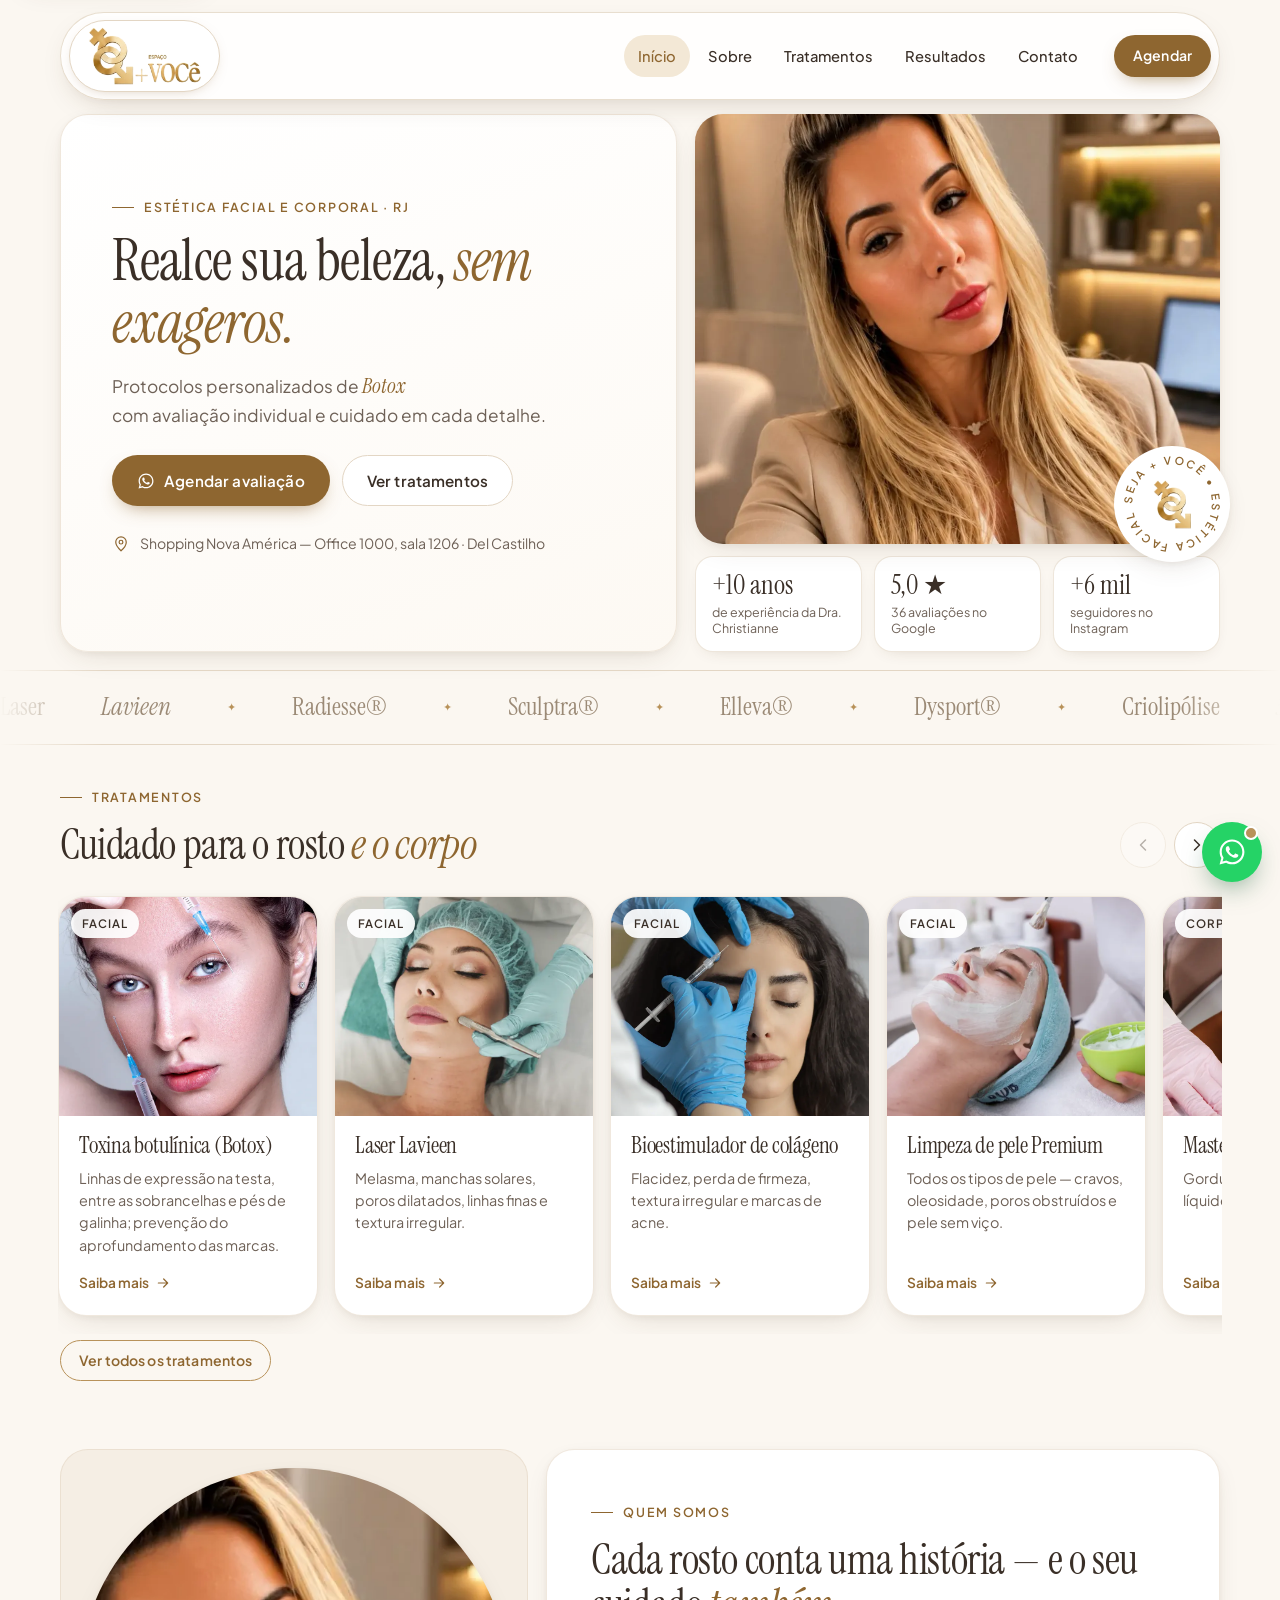
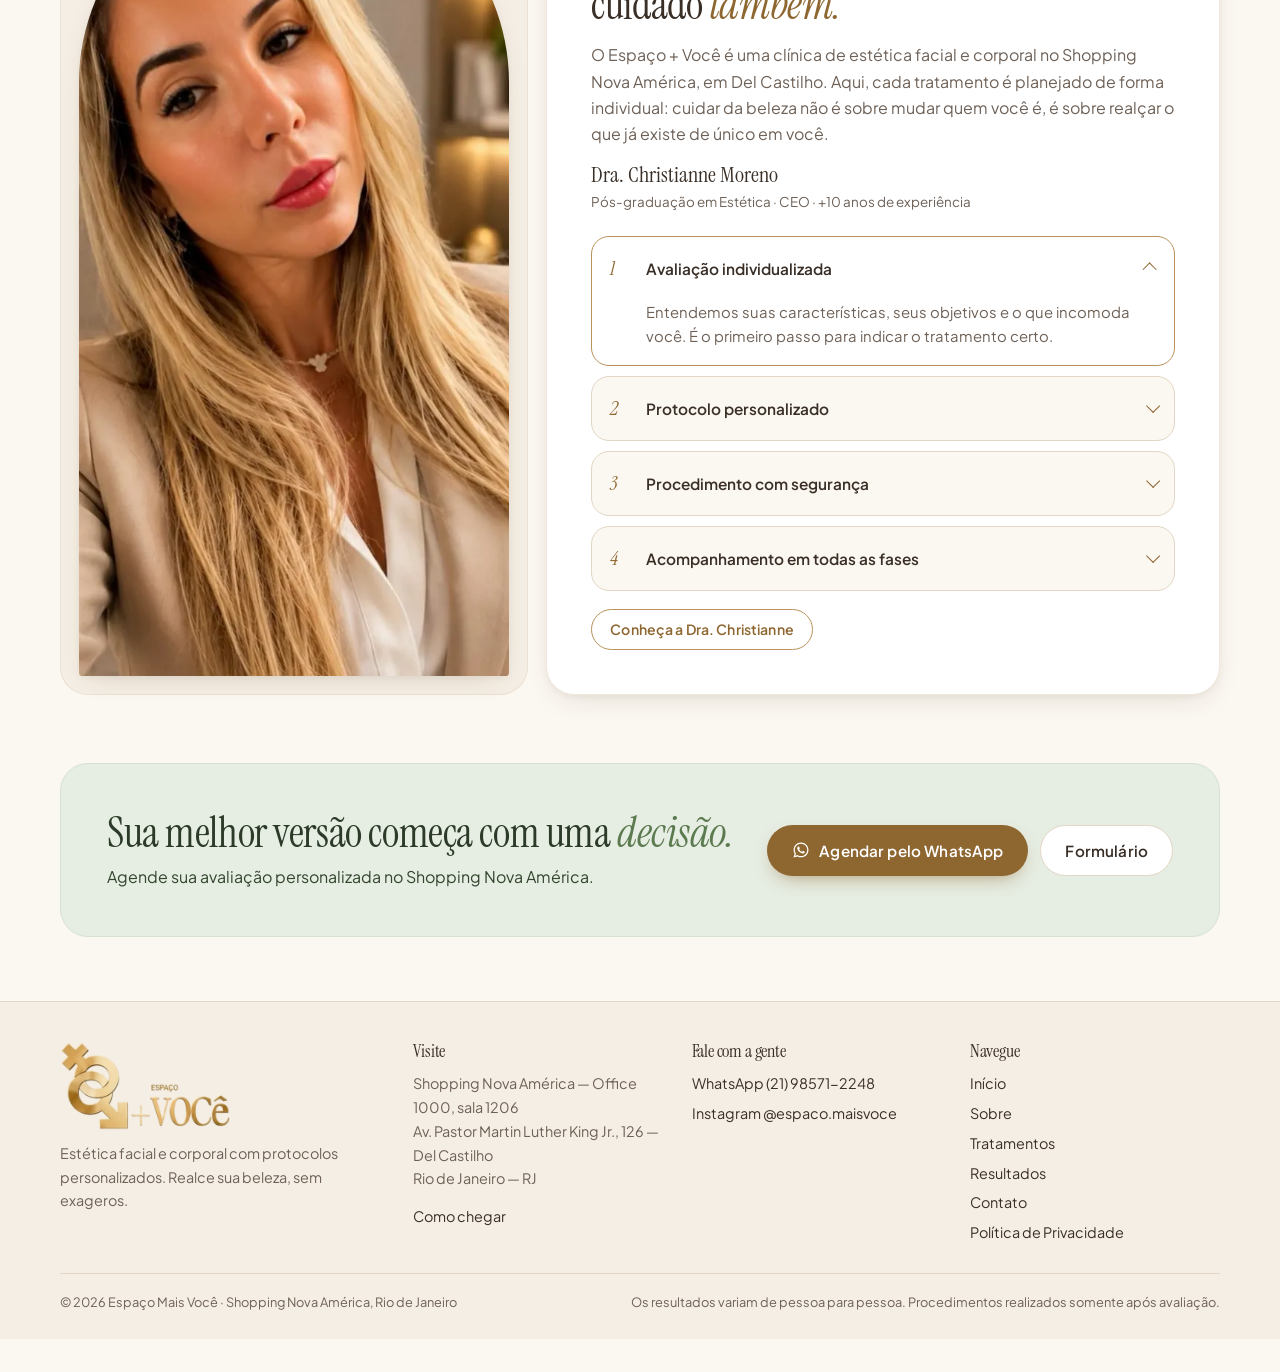
<file: index.html>
<!doctype html>
<html lang="pt-BR">
<head>
  <meta charset="utf-8">
  <meta name="viewport" content="width=device-width, initial-scale=1">
  <title>Espaço Mais Você | Estética facial e corporal no Shopping Nova América</title>
  <meta name="description" content="Clínica de estética facial e corporal no Shopping Nova América (Del Castilho, RJ). Botox, Laser Lavieen, bioestimulador, Criolipólise 360°, harmonização de glúteos e Master Combo com a Dra. Christianne Moreno.">
  <link rel="canonical" href="https://maxhomsi.github.io/Espaco_maisvoce/">
  <meta name="theme-color" content="#fbf7f1">
  <meta property="og:type" content="website">
  <meta property="og:locale" content="pt_BR">
  <meta property="og:site_name" content="Espaço Mais Você">
  <meta property="og:title" content="Espaço Mais Você | Estética facial e corporal no Shopping Nova América">
  <meta property="og:description" content="Clínica de estética facial e corporal no Shopping Nova América (Del Castilho, RJ). Botox, Laser Lavieen, bioestimulador, Criolipólise 360°, harmonização de glúteos e Master Combo com a Dra. Christianne Moreno.">
  <meta property="og:url" content="https://maxhomsi.github.io/Espaco_maisvoce/">
  <meta property="og:image" content="https://maxhomsi.github.io/Espaco_maisvoce/assets/img/og-espaco-mais-voce.jpg">
  <meta name="twitter:card" content="summary_large_image">
  <link rel="icon" href="favicon.ico" sizes="any">
  <link rel="icon" type="image/png" sizes="32x32" href="assets/img/favicon-32.png">
  <link rel="apple-touch-icon" href="assets/img/apple-touch-icon.png">
  <link rel="preload" href="assets/fonts/instrument-serif-latin-400-normal.woff2" as="font" type="font/woff2" crossorigin>
  <link rel="preload" href="assets/fonts/plus-jakarta-sans-latin-wght-normal.woff2" as="font" type="font/woff2" crossorigin>
  <link rel="stylesheet" href="assets/css/style.css">
  <script>document.documentElement.classList.add('js');</script>
  <script type="application/ld+json">{"@context": "https://schema.org", "@type": "HealthAndBeautyBusiness", "name": "Espaço Mais Você", "alternateName": "Espaço + Você", "description": "Clínica de estética facial e corporal no Shopping Nova América, Del Castilho, Rio de Janeiro.", "url": "https://maxhomsi.github.io/Espaco_maisvoce/", "image": "https://maxhomsi.github.io/Espaco_maisvoce/assets/img/og-espaco-mais-voce.jpg", "logo": "https://maxhomsi.github.io/Espaco_maisvoce/assets/img/logo-espaco-mais-voce.png", "telephone": "+55 21 98571-2248", "address": {"@type": "PostalAddress", "streetAddress": "Av. Pastor Martin Luther King Jr., 126 — Office 1000, sala 1206 (Shopping Nova América)", "addressLocality": "Rio de Janeiro", "addressRegion": "RJ", "postalCode": "20765-000", "addressCountry": "BR"}, "geo": {"@type": "GeoCoordinates", "latitude": -22.879029, "longitude": -43.2706057}, "openingHoursSpecification": [{"@type": "OpeningHoursSpecification", "dayOfWeek": ["Monday", "Tuesday", "Wednesday", "Thursday", "Friday"], "opens": "09:00", "closes": "20:00"}, {"@type": "OpeningHoursSpecification", "dayOfWeek": "Saturday", "opens": "09:00", "closes": "13:00"}], "sameAs": ["https://www.instagram.com/espaco.maisvoce/"]}</script>
</head>
<body data-pagina="inicio">
<a class="pular" href="#conteudo">Pular para o conteúdo</a>
<header class="topo">
  <div class="topo-pilula">
    <a class="marca" href="index.html" aria-label="Espaço Mais Você — página inicial">
      <img src="assets/img/logo-espaco-mais-voce.webp" alt="Espaço + Você" width="400" height="207">
    </a>
    <button class="btn-menu" type="button" aria-expanded="false" aria-controls="menu-principal" aria-label="Abrir menu"><svg viewBox="0 0 24 24" fill="none" stroke="currentColor" stroke-width="1.8" stroke-linecap="round" aria-hidden="true"><path d="M4 8h16M4 16h16"/></svg></button>
    <nav class="menu" id="menu-principal" aria-label="Menu principal">
      <a href="index.html" aria-current="page">Início</a><a href="sobre.html">Sobre</a><a href="tratamentos.html">Tratamentos</a><a href="resultados.html">Resultados</a><a href="contato.html">Contato</a>
      <a class="btn btn-primario btn-agendar-mobile" data-wa="" href="#"><svg viewBox="0 0 24 24" fill="currentColor" aria-hidden="true"><path d="M12.04 2C6.58 2 2.13 6.45 2.13 11.91c0 1.75.46 3.45 1.32 4.95L2.05 22l5.25-1.38c1.45.79 3.08 1.21 4.74 1.21 5.46 0 9.91-4.45 9.91-9.91C21.95 6.45 17.5 2 12.04 2zm0 18.15c-1.48 0-2.93-.4-4.2-1.15l-.3-.18-3.12.82.83-3.04-.2-.31a8.2 8.2 0 0 1-1.26-4.38c0-4.54 3.7-8.23 8.24-8.23 4.54 0 8.23 3.69 8.23 8.23 0 4.54-3.69 8.24-8.22 8.24zm4.52-6.16c-.25-.12-1.47-.72-1.69-.81-.23-.08-.39-.12-.56.12-.17.25-.64.81-.78.97-.14.17-.29.19-.54.06-.25-.12-1.05-.39-1.99-1.23-.74-.66-1.23-1.47-1.38-1.72-.14-.25-.02-.38.11-.51.11-.11.25-.29.37-.43.12-.14.17-.25.25-.41.08-.17.04-.31-.02-.43-.06-.12-.56-1.34-.76-1.84-.2-.48-.41-.42-.56-.43h-.48c-.17 0-.43.06-.66.31-.22.25-.86.85-.86 2.07 0 1.22.89 2.4 1.01 2.56.12.17 1.75 2.67 4.23 3.74.59.26 1.05.41 1.41.52.59.19 1.13.16 1.56.1.48-.07 1.47-.6 1.67-1.18.21-.58.21-1.07.14-1.18-.05-.11-.22-.17-.47-.29z"/></svg>Agendar avaliação</a>
    </nav>
    <a class="btn btn-primario btn-pequeno btn-agendar" data-wa="" href="#">Agendar</a>
  </div>
</header>

<main id="conteudo">

  <section class="hero container" aria-labelledby="titulo-hero">
    <div class="hero-grid">
      <div class="card hero-texto revelar">
        <span class="sobretitulo">Estética facial e corporal · RJ</span>
        <h1 id="titulo-hero">Realce sua beleza, <em>sem exageros.</em></h1>
        <p class="hero-sub">Protocolos personalizados de <span class="palavra-gira" data-palavras="Botox|Laser Lavieen|Criolipólise 360°|Harmonização de glúteos|Bioestimulador de colágeno">Botox</span><br> com avaliação individual e cuidado em cada detalhe.</p>
        <div class="grupo-btn">
          <a class="btn btn-primario" data-wa="" href="#"><svg viewBox="0 0 24 24" fill="currentColor" aria-hidden="true"><path d="M12.04 2C6.58 2 2.13 6.45 2.13 11.91c0 1.75.46 3.45 1.32 4.95L2.05 22l5.25-1.38c1.45.79 3.08 1.21 4.74 1.21 5.46 0 9.91-4.45 9.91-9.91C21.95 6.45 17.5 2 12.04 2zm0 18.15c-1.48 0-2.93-.4-4.2-1.15l-.3-.18-3.12.82.83-3.04-.2-.31a8.2 8.2 0 0 1-1.26-4.38c0-4.54 3.7-8.23 8.24-8.23 4.54 0 8.23 3.69 8.23 8.23 0 4.54-3.69 8.24-8.22 8.24zm4.52-6.16c-.25-.12-1.47-.72-1.69-.81-.23-.08-.39-.12-.56.12-.17.25-.64.81-.78.97-.14.17-.29.19-.54.06-.25-.12-1.05-.39-1.99-1.23-.74-.66-1.23-1.47-1.38-1.72-.14-.25-.02-.38.11-.51.11-.11.25-.29.37-.43.12-.14.17-.25.25-.41.08-.17.04-.31-.02-.43-.06-.12-.56-1.34-.76-1.84-.2-.48-.41-.42-.56-.43h-.48c-.17 0-.43.06-.66.31-.22.25-.86.85-.86 2.07 0 1.22.89 2.4 1.01 2.56.12.17 1.75 2.67 4.23 3.74.59.26 1.05.41 1.41.52.59.19 1.13.16 1.56.1.48-.07 1.47-.6 1.67-1.18.21-.58.21-1.07.14-1.18-.05-.11-.22-.17-.47-.29z"/></svg>Agendar avaliação</a>
          <a class="btn btn-secundario" href="tratamentos.html">Ver tratamentos</a>
        </div>
        <p class="hero-local"><svg viewBox="0 0 24 24" fill="none" stroke="currentColor" stroke-width="1.6" stroke-linecap="round" stroke-linejoin="round" aria-hidden="true"><path d="M12 21s-7-6.2-7-11.5A7 7 0 0 1 19 9.5C19 14.8 12 21 12 21z"/><circle cx="12" cy="9.5" r="2.5"/></svg><span>Shopping Nova América — Office 1000, sala 1206 · Del Castilho</span></p>
      </div>

      <div class="hero-moldura revelar d1">
        <div class="moldura" aria-label="Fotos do Espaço Mais Você" role="img">
          <figure class="slide ativa"><img class="fundo" src="assets/img/fotos/dra-christianne-retrato.webp" alt="" aria-hidden="true"><img src="assets/img/fotos/dra-christianne-retrato.webp" alt="Dra. Christianne Moreno no Espaço Mais Você" style="object-position:center 25%" fetchpriority="high"></figure>
          <figure class="slide"><img class="fundo" src="assets/img/tratamentos/laser.webp" alt="" aria-hidden="true"><img src="assets/img/tratamentos/laser.webp" alt="Tratamento facial com tecnologia" style="object-position:center 40%" loading="lazy"></figure>
          <figure class="slide"><img class="fundo" src="assets/img/fotos/dra-christianne-criolipolise.webp" alt="" aria-hidden="true"><img src="assets/img/fotos/dra-christianne-criolipolise.webp" alt="Dra. Christianne com o aparelho de criolipólise" style="object-position:center 30%" loading="lazy"></figure>
          <figure class="slide"><img class="fundo" src="assets/img/tratamentos/rosto2.webp" alt="" aria-hidden="true"><img src="assets/img/tratamentos/rosto2.webp" alt="Pele cuidada e natural" style="object-position:center 35%" loading="lazy"></figure>
        </div>
        <div class="selo" aria-hidden="true">
          <svg class="anel" viewBox="0 0 100 100"><defs><path id="circulo" d="M50,50 m-38,0 a38,38 0 1,1 76,0 a38,38 0 1,1 -76,0"/></defs>
            <text><textPath href="#circulo">Seja + Você • Estética facial e corporal •</textPath></text></svg>
          <img src="assets/img/simbolo-espaco-mais-voce.png" alt="">
        </div>
        <div class="numeros">
          <div class="numero"><strong>+10 anos</strong><span>de experiência da Dra. Christianne</span></div>
          <a class="numero" data-google href="#"><strong><span data-cfg="google.nota">5,0</span> ★</strong><span><span data-cfg="google.avaliacoes">36</span> avaliações no Google</span></a>
          <a class="numero" data-insta href="#"><strong>+6 mil</strong><span>seguidores no Instagram</span></a>
        </div>
      </div>
    </div>
  </section>

  <section id="agenda" class="secao container" hidden aria-label="Agenda e condições especiais">
    <div class="agenda"></div>
  </section>

  <section class="faixa" aria-label="Tecnologias e produtos com que trabalhamos">
    <div class="faixa-trilho">
      <div class="faixa-grupo"><span class="faixa-item">Laser <em>Lavieen</em></span><span class="faixa-item">Radiesse®</span><span class="faixa-item">Sculptra®</span><span class="faixa-item">Elleva®</span><span class="faixa-item">Dysport®</span><span class="faixa-item">Criolipólise <em>360°</em></span><span class="faixa-item">PDRN</span><span class="faixa-item">Ácido <em>hialurônico</em></span></div>
      <div class="faixa-grupo" aria-hidden="true"><span class="faixa-item">Laser <em>Lavieen</em></span><span class="faixa-item">Radiesse®</span><span class="faixa-item">Sculptra®</span><span class="faixa-item">Elleva®</span><span class="faixa-item">Dysport®</span><span class="faixa-item">Criolipólise <em>360°</em></span><span class="faixa-item">PDRN</span><span class="faixa-item">Ácido <em>hialurônico</em></span></div>
    </div>
  </section>

  <section class="secao container" aria-labelledby="titulo-trat">
    <div class="carrossel-wrap">
      <div class="secao-cab revelar">
        <div>
          <span class="sobretitulo">Tratamentos</span>
          <h2 id="titulo-trat">Cuidado para o rosto <em>e o corpo</em></h2>
        </div>
        <div class="setas">
          <button class="seta seta-ant" type="button" aria-label="Tratamentos anteriores"><svg viewBox="0 0 24 24" fill="none" stroke="currentColor" stroke-width="1.8" stroke-linecap="round" stroke-linejoin="round" aria-hidden="true"><path d="M15 6l-6 6 6 6"/></svg></button>
          <button class="seta seta-prox" type="button" aria-label="Próximos tratamentos"><svg viewBox="0 0 24 24" fill="none" stroke="currentColor" stroke-width="1.8" stroke-linecap="round" stroke-linejoin="round" aria-hidden="true"><path d="M9 6l6 6-6 6"/></svg></button>
        </div>
      </div>
      <div class="carrossel" id="carrossel-tratamentos" tabindex="0" aria-label="Tratamentos em destaque (arraste para o lado)">
      </div>
      <p style="margin:6px 0 0"><a class="btn btn-linha btn-pequeno" href="tratamentos.html">Ver todos os tratamentos</a></p>
    </div>
  </section>

  <section class="secao container" aria-labelledby="titulo-sobre">
    <div class="sobre-grid">
      <div class="card arco-card revelar">
        <div class="arco"><picture><source media="(max-width: 860px)" srcset="assets/img/fotos/dra-christianne-retrato.webp"><img src="assets/img/fotos/dra-christianne-jaleco.webp" alt="Dra. Christianne Moreno, CEO do Espaço Mais Você" loading="lazy" width="682" height="1334"></picture></div>
      </div>
      <div class="card sobre-texto revelar d1">
        <span class="sobretitulo">Quem somos</span>
        <h2 id="titulo-sobre">Cada rosto conta uma história — e o seu cuidado <em>também.</em></h2>
        <p class="suave">O Espaço + Você é uma clínica de estética facial e corporal no Shopping Nova América, em Del Castilho. Aqui, cada tratamento é planejado de forma individual: cuidar da beleza não é sobre mudar quem você é, é sobre realçar o que já existe de único em você.</p>
        <div class="assinatura">
          <div><strong>Dra. Christianne Moreno</strong><span>Pós-graduação em Estética · CEO · +10 anos de experiência</span></div>
        </div>
        <div class="acordeao">
          <details open><summary><span class="num">1</span>Avaliação individualizada</summary>
            <div class="resp"><p>Entendemos suas características, seus objetivos e o que incomoda você. É o primeiro passo para indicar o tratamento certo.</p></div></details>
          <details><summary><span class="num">2</span>Protocolo personalizado</summary>
            <div class="resp"><p>Não existe uma fórmula que funcione igual para todo mundo: o plano é montado de acordo com a sua pele, o seu corpo e os seus objetivos.</p></div></details>
          <details><summary><span class="num">3</span>Procedimento com segurança</summary>
            <div class="resp"><p>Técnica, produtos de qualidade e atenção ao seu conforto em cada etapa, com atendimento humanizado.</p></div></details>
          <details><summary><span class="num">4</span>Acompanhamento em todas as fases</summary>
            <div class="resp"><p>Resultados são construídos com planejamento e constância. Você recebe orientações e acompanhamento ao longo do tratamento.</p></div></details>
        </div>
        <p style="margin:18px 0 0"><a class="btn btn-linha btn-pequeno" href="sobre.html">Conheça a Dra. Christianne</a></p>
      </div>
    </div>
  </section>

  <section class="secao container" aria-labelledby="titulo-cta">
    <div class="cta-final revelar">
      <div>
        <h2 id="titulo-cta">Sua melhor versão começa com uma <em>decisão.</em></h2>
        <p>Agende sua avaliação personalizada no Shopping Nova América.</p>
      </div>
      <div class="grupo-btn">
        <a class="btn btn-primario" data-wa="" href="#"><svg viewBox="0 0 24 24" fill="currentColor" aria-hidden="true"><path d="M12.04 2C6.58 2 2.13 6.45 2.13 11.91c0 1.75.46 3.45 1.32 4.95L2.05 22l5.25-1.38c1.45.79 3.08 1.21 4.74 1.21 5.46 0 9.91-4.45 9.91-9.91C21.95 6.45 17.5 2 12.04 2zm0 18.15c-1.48 0-2.93-.4-4.2-1.15l-.3-.18-3.12.82.83-3.04-.2-.31a8.2 8.2 0 0 1-1.26-4.38c0-4.54 3.7-8.23 8.24-8.23 4.54 0 8.23 3.69 8.23 8.23 0 4.54-3.69 8.24-8.22 8.24zm4.52-6.16c-.25-.12-1.47-.72-1.69-.81-.23-.08-.39-.12-.56.12-.17.25-.64.81-.78.97-.14.17-.29.19-.54.06-.25-.12-1.05-.39-1.99-1.23-.74-.66-1.23-1.47-1.38-1.72-.14-.25-.02-.38.11-.51.11-.11.25-.29.37-.43.12-.14.17-.25.25-.41.08-.17.04-.31-.02-.43-.06-.12-.56-1.34-.76-1.84-.2-.48-.41-.42-.56-.43h-.48c-.17 0-.43.06-.66.31-.22.25-.86.85-.86 2.07 0 1.22.89 2.4 1.01 2.56.12.17 1.75 2.67 4.23 3.74.59.26 1.05.41 1.41.52.59.19 1.13.16 1.56.1.48-.07 1.47-.6 1.67-1.18.21-.58.21-1.07.14-1.18-.05-.11-.22-.17-.47-.29z"/></svg>Agendar pelo WhatsApp</a>
        <a class="btn btn-secundario" href="contato.html#agendar">Formulário</a>
      </div>
    </div>
  </section>
</main>

<footer class="rodape">
  <div class="container">
    <div class="rodape-grid">
      <div>
        <img class="logo-rodape" src="assets/img/logo-espaco-mais-voce.webp" alt="Espaço + Você" width="400" height="207" loading="lazy">
        <p>Estética facial e corporal com protocolos personalizados. Realce sua beleza, sem exageros.</p>
      </div>
      <div>
        <h3>Visite</h3>
        <p><span data-cfg="endereco.linha1">Shopping Nova América — Office 1000, sala 1206</span><br>
        <span data-cfg="endereco.linha2">Av. Pastor Martin Luther King Jr., 126 — Del Castilho</span><br>
        <span data-cfg="endereco.cidade">Rio de Janeiro — RJ</span></p>
        <p><a data-maps href="#">Como chegar</a></p>
      </div>
      <div>
        <h3>Fale com a gente</h3>
        <ul>
          <li><a data-wa="" href="#">WhatsApp <span data-cfg="whatsappExibicao">(21) 98571-2248</span></a></li>
          <li><a data-insta href="#">Instagram <span data-cfg="instagramUsuario">@espaco.maisvoce</span></a></li>
          <li data-email-bloco><a data-email href="#"></a></li>
        </ul>
      </div>
      <div>
        <h3>Navegue</h3>
        <ul>
          <li><a href="index.html">Início</a></li><li><a href="sobre.html">Sobre</a></li><li><a href="tratamentos.html">Tratamentos</a></li><li><a href="resultados.html">Resultados</a></li><li><a href="contato.html">Contato</a></li>
          <li><a href="privacidade.html">Política de Privacidade</a></li>
        </ul>
      </div>
    </div>
    <div class="rodape-base">
      <span>© <span data-ano>2026</span> Espaço Mais Você · Shopping Nova América, Rio de Janeiro</span>
      <span>Os resultados variam de pessoa para pessoa. Procedimentos realizados somente após avaliação.</span>
    </div>
  </div>
</footer>
<script src="assets/js/config.js"></script>
<script src="assets/js/dados.js"></script>
<script src="assets/js/main.js"></script>
<script src="assets/js/assistente.js"></script>
</body>
</html>
</file>
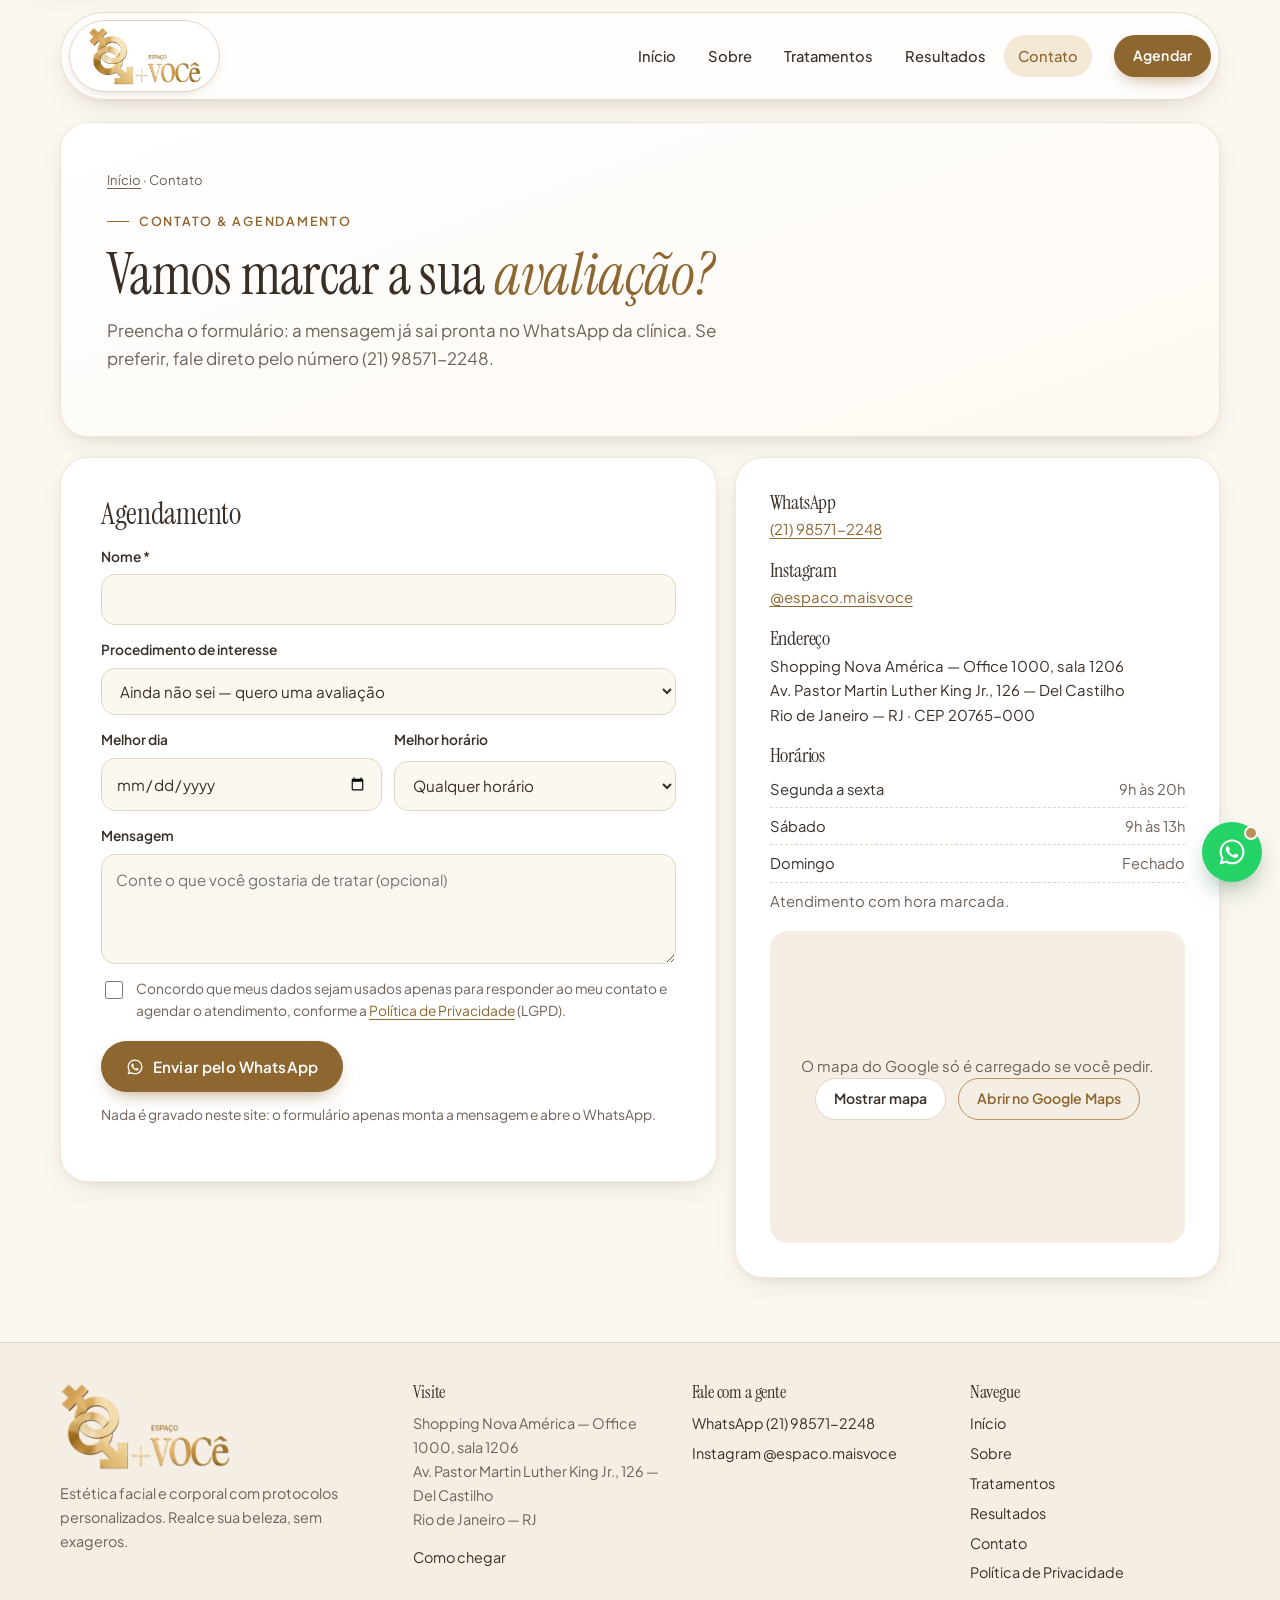
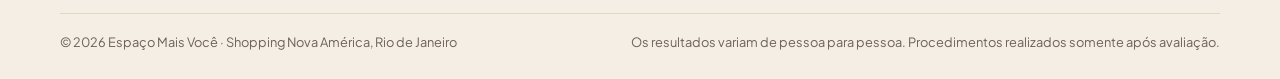
<file: contato.html>
<!doctype html>
<html lang="pt-BR">
<head>
  <meta charset="utf-8">
  <meta name="viewport" content="width=device-width, initial-scale=1">
  <title>Contato e agendamento | Espaço Mais Você — Shopping Nova América</title>
  <meta name="description" content="Agende sua avaliação no Espaço Mais Você: WhatsApp (21) 98571-2248. Shopping Nova América, Office 1000, sala 1206 — Del Castilho, Rio de Janeiro.">
  <link rel="canonical" href="https://maxhomsi.github.io/Espaco_maisvoce/contato.html">
  <meta name="theme-color" content="#fbf7f1">
  <meta property="og:type" content="website">
  <meta property="og:locale" content="pt_BR">
  <meta property="og:site_name" content="Espaço Mais Você">
  <meta property="og:title" content="Contato e agendamento | Espaço Mais Você — Shopping Nova América">
  <meta property="og:description" content="Agende sua avaliação no Espaço Mais Você: WhatsApp (21) 98571-2248. Shopping Nova América, Office 1000, sala 1206 — Del Castilho, Rio de Janeiro.">
  <meta property="og:url" content="https://maxhomsi.github.io/Espaco_maisvoce/contato.html">
  <meta property="og:image" content="https://maxhomsi.github.io/Espaco_maisvoce/assets/img/og-espaco-mais-voce.jpg">
  <meta name="twitter:card" content="summary_large_image">
  <link rel="icon" href="favicon.ico" sizes="any">
  <link rel="icon" type="image/png" sizes="32x32" href="assets/img/favicon-32.png">
  <link rel="apple-touch-icon" href="assets/img/apple-touch-icon.png">
  <link rel="preload" href="assets/fonts/instrument-serif-latin-400-normal.woff2" as="font" type="font/woff2" crossorigin>
  <link rel="preload" href="assets/fonts/plus-jakarta-sans-latin-wght-normal.woff2" as="font" type="font/woff2" crossorigin>
  <link rel="stylesheet" href="assets/css/style.css">
  <script>document.documentElement.classList.add('js');</script>
  <script type="application/ld+json">{"@context": "https://schema.org", "@type": "HealthAndBeautyBusiness", "name": "Espaço Mais Você", "alternateName": "Espaço + Você", "description": "Clínica de estética facial e corporal no Shopping Nova América, Del Castilho, Rio de Janeiro.", "url": "https://maxhomsi.github.io/Espaco_maisvoce/", "image": "https://maxhomsi.github.io/Espaco_maisvoce/assets/img/og-espaco-mais-voce.jpg", "logo": "https://maxhomsi.github.io/Espaco_maisvoce/assets/img/logo-espaco-mais-voce.png", "telephone": "+55 21 98571-2248", "address": {"@type": "PostalAddress", "streetAddress": "Av. Pastor Martin Luther King Jr., 126 — Office 1000, sala 1206 (Shopping Nova América)", "addressLocality": "Rio de Janeiro", "addressRegion": "RJ", "postalCode": "20765-000", "addressCountry": "BR"}, "geo": {"@type": "GeoCoordinates", "latitude": -22.879029, "longitude": -43.2706057}, "openingHoursSpecification": [{"@type": "OpeningHoursSpecification", "dayOfWeek": ["Monday", "Tuesday", "Wednesday", "Thursday", "Friday"], "opens": "09:00", "closes": "20:00"}, {"@type": "OpeningHoursSpecification", "dayOfWeek": "Saturday", "opens": "09:00", "closes": "13:00"}], "sameAs": ["https://www.instagram.com/espaco.maisvoce/"]}</script>
</head>
<body data-pagina="contato">
<a class="pular" href="#conteudo">Pular para o conteúdo</a>
<header class="topo">
  <div class="topo-pilula">
    <a class="marca" href="index.html" aria-label="Espaço Mais Você — página inicial">
      <img src="assets/img/logo-espaco-mais-voce.webp" alt="Espaço + Você" width="400" height="207">
    </a>
    <button class="btn-menu" type="button" aria-expanded="false" aria-controls="menu-principal" aria-label="Abrir menu"><svg viewBox="0 0 24 24" fill="none" stroke="currentColor" stroke-width="1.8" stroke-linecap="round" aria-hidden="true"><path d="M4 8h16M4 16h16"/></svg></button>
    <nav class="menu" id="menu-principal" aria-label="Menu principal">
      <a href="index.html">Início</a><a href="sobre.html">Sobre</a><a href="tratamentos.html">Tratamentos</a><a href="resultados.html">Resultados</a><a href="contato.html" aria-current="page">Contato</a>
      <a class="btn btn-primario btn-agendar-mobile" data-wa="" href="#"><svg viewBox="0 0 24 24" fill="currentColor" aria-hidden="true"><path d="M12.04 2C6.58 2 2.13 6.45 2.13 11.91c0 1.75.46 3.45 1.32 4.95L2.05 22l5.25-1.38c1.45.79 3.08 1.21 4.74 1.21 5.46 0 9.91-4.45 9.91-9.91C21.95 6.45 17.5 2 12.04 2zm0 18.15c-1.48 0-2.93-.4-4.2-1.15l-.3-.18-3.12.82.83-3.04-.2-.31a8.2 8.2 0 0 1-1.26-4.38c0-4.54 3.7-8.23 8.24-8.23 4.54 0 8.23 3.69 8.23 8.23 0 4.54-3.69 8.24-8.22 8.24zm4.52-6.16c-.25-.12-1.47-.72-1.69-.81-.23-.08-.39-.12-.56.12-.17.25-.64.81-.78.97-.14.17-.29.19-.54.06-.25-.12-1.05-.39-1.99-1.23-.74-.66-1.23-1.47-1.38-1.72-.14-.25-.02-.38.11-.51.11-.11.25-.29.37-.43.12-.14.17-.25.25-.41.08-.17.04-.31-.02-.43-.06-.12-.56-1.34-.76-1.84-.2-.48-.41-.42-.56-.43h-.48c-.17 0-.43.06-.66.31-.22.25-.86.85-.86 2.07 0 1.22.89 2.4 1.01 2.56.12.17 1.75 2.67 4.23 3.74.59.26 1.05.41 1.41.52.59.19 1.13.16 1.56.1.48-.07 1.47-.6 1.67-1.18.21-.58.21-1.07.14-1.18-.05-.11-.22-.17-.47-.29z"/></svg>Agendar avaliação</a>
    </nav>
    <a class="btn btn-primario btn-pequeno btn-agendar" data-wa="" href="#">Agendar</a>
  </div>
</header>

<main id="conteudo">
  <section class="pagina-topo container">
    <div class="card revelar">
      <nav class="migalhas" aria-label="Você está em"><a href="index.html">Início</a> · Contato</nav>
      <span class="sobretitulo">Contato &amp; agendamento</span>
      <h1>Vamos marcar a sua <em>avaliação?</em></h1>
      <p class="lead">Preencha o formulário: a mensagem já sai pronta no WhatsApp da clínica. Se preferir, fale direto pelo número <span data-cfg="whatsappExibicao">(21) 98571-2248</span>.</p>
    </div>
  </section>

  <section class="secao container" style="padding-top:12px">
    <div class="contato-grid">
      <form class="card form revelar" id="form-agendamento" novalidate>
        <h2 id="agendar" style="font-size:1.9rem">Agendamento</h2>
        <div class="campo">
          <label for="f-nome">Nome *</label>
          <input id="f-nome" name="nome" type="text" autocomplete="name" maxlength="80" required>
        </div>
        <p class="erro" id="erro-nome" role="alert">Por favor, informe seu nome.</p>
        <div class="campo">
          <label for="f-procedimento">Procedimento de interesse</label>
          <select id="f-procedimento" name="procedimento">
            <option value="">Ainda não sei — quero uma avaliação</option>
          </select>
        </div>
        <div class="campo-duplo">
          <div class="campo">
            <label for="f-dia">Melhor dia</label>
            <input id="f-dia" name="dia" type="date">
          </div>
          <div class="campo">
            <label for="f-horario">Melhor horário</label>
            <select id="f-horario" name="horario">
              <option value="">Qualquer horário</option>
              <option>Manhã</option>
              <option>Tarde</option>
              <option>Noite (até 20h)</option>
            </select>
          </div>
        </div>
        <p class="erro" id="aviso-dia" style="color:var(--texto-suave)">Aos domingos a clínica fica fechada — a equipe vai sugerir outro dia.</p>
        <div class="campo">
          <label for="f-mensagem">Mensagem</label>
          <textarea id="f-mensagem" name="mensagem" maxlength="600" placeholder="Conte o que você gostaria de tratar (opcional)"></textarea>
        </div>
        <label class="check"><input id="f-lgpd" type="checkbox" required>
          <span>Concordo que meus dados sejam usados apenas para responder ao meu contato e agendar o atendimento, conforme a <a href="privacidade.html">Política de Privacidade</a> (LGPD).</span></label>
        <p class="erro" id="erro-lgpd" role="alert">Para continuar, marque a concordância com a Política de Privacidade.</p>
        <button class="btn btn-primario" type="submit"><svg viewBox="0 0 24 24" fill="currentColor" aria-hidden="true"><path d="M12.04 2C6.58 2 2.13 6.45 2.13 11.91c0 1.75.46 3.45 1.32 4.95L2.05 22l5.25-1.38c1.45.79 3.08 1.21 4.74 1.21 5.46 0 9.91-4.45 9.91-9.91C21.95 6.45 17.5 2 12.04 2zm0 18.15c-1.48 0-2.93-.4-4.2-1.15l-.3-.18-3.12.82.83-3.04-.2-.31a8.2 8.2 0 0 1-1.26-4.38c0-4.54 3.7-8.23 8.24-8.23 4.54 0 8.23 3.69 8.23 8.23 0 4.54-3.69 8.24-8.22 8.24zm4.52-6.16c-.25-.12-1.47-.72-1.69-.81-.23-.08-.39-.12-.56.12-.17.25-.64.81-.78.97-.14.17-.29.19-.54.06-.25-.12-1.05-.39-1.99-1.23-.74-.66-1.23-1.47-1.38-1.72-.14-.25-.02-.38.11-.51.11-.11.25-.29.37-.43.12-.14.17-.25.25-.41.08-.17.04-.31-.02-.43-.06-.12-.56-1.34-.76-1.84-.2-.48-.41-.42-.56-.43h-.48c-.17 0-.43.06-.66.31-.22.25-.86.85-.86 2.07 0 1.22.89 2.4 1.01 2.56.12.17 1.75 2.67 4.23 3.74.59.26 1.05.41 1.41.52.59.19 1.13.16 1.56.1.48-.07 1.47-.6 1.67-1.18.21-.58.21-1.07.14-1.18-.05-.11-.22-.17-.47-.29z"/></svg>Enviar pelo WhatsApp</button>
        <p class="erro pequeno" id="form-ok" style="color:var(--salvia-texto);margin-top:12px">Abrimos o WhatsApp com a sua mensagem pronta. É só tocar em enviar! 🤍</p>
        <p class="pequeno suave" style="margin-top:12px">Nada é gravado neste site: o formulário apenas monta a mensagem e abre o WhatsApp.</p>
      </form>

      <aside class="card info-contato revelar d1" aria-label="Informações de contato">
        <div>
          <h3>WhatsApp</h3>
          <p><a data-wa="" href="#"><span data-cfg="whatsappExibicao">(21) 98571-2248</span></a></p>
        </div>
        <div>
          <h3>Instagram</h3>
          <p><a data-insta href="#"><span data-cfg="instagramUsuario">@espaco.maisvoce</span></a></p>
        </div>
        <div data-email-bloco><h3>E-mail</h3><p><a data-email href="#"></a></p></div>
        <div>
          <h3>Endereço</h3>
          <p><span data-cfg="endereco.linha1">Shopping Nova América — Office 1000, sala 1206</span><br>
          <span data-cfg="endereco.linha2">Av. Pastor Martin Luther King Jr., 126 — Del Castilho</span><br>
          <span data-cfg="endereco.cidade">Rio de Janeiro — RJ</span> · CEP <span data-cfg="endereco.cep">20765-000</span></p>
        </div>
        <div>
          <h3>Horários</h3>
          <table class="horarios" data-horarios></table>
          <p class="pequeno suave" style="margin-top:6px">Atendimento com hora marcada.</p>
        </div>
        <div class="mapa" id="mapa">
          <div><p class="pequeno suave">O mapa do Google só é carregado se você pedir.</p>
          <div class="grupo-btn" style="justify-content:center"><button class="btn btn-secundario btn-pequeno" type="button" id="carregar-mapa">Mostrar mapa</button>
          <a class="btn btn-linha btn-pequeno" data-maps href="#">Abrir no Google Maps</a></div></div>
        </div>
      </aside>
    </div>
  </section>
</main>

<footer class="rodape">
  <div class="container">
    <div class="rodape-grid">
      <div>
        <img class="logo-rodape" src="assets/img/logo-espaco-mais-voce.webp" alt="Espaço + Você" width="400" height="207" loading="lazy">
        <p>Estética facial e corporal com protocolos personalizados. Realce sua beleza, sem exageros.</p>
      </div>
      <div>
        <h3>Visite</h3>
        <p><span data-cfg="endereco.linha1">Shopping Nova América — Office 1000, sala 1206</span><br>
        <span data-cfg="endereco.linha2">Av. Pastor Martin Luther King Jr., 126 — Del Castilho</span><br>
        <span data-cfg="endereco.cidade">Rio de Janeiro — RJ</span></p>
        <p><a data-maps href="#">Como chegar</a></p>
      </div>
      <div>
        <h3>Fale com a gente</h3>
        <ul>
          <li><a data-wa="" href="#">WhatsApp <span data-cfg="whatsappExibicao">(21) 98571-2248</span></a></li>
          <li><a data-insta href="#">Instagram <span data-cfg="instagramUsuario">@espaco.maisvoce</span></a></li>
          <li data-email-bloco><a data-email href="#"></a></li>
        </ul>
      </div>
      <div>
        <h3>Navegue</h3>
        <ul>
          <li><a href="index.html">Início</a></li><li><a href="sobre.html">Sobre</a></li><li><a href="tratamentos.html">Tratamentos</a></li><li><a href="resultados.html">Resultados</a></li><li><a href="contato.html">Contato</a></li>
          <li><a href="privacidade.html">Política de Privacidade</a></li>
        </ul>
      </div>
    </div>
    <div class="rodape-base">
      <span>© <span data-ano>2026</span> Espaço Mais Você · Shopping Nova América, Rio de Janeiro</span>
      <span>Os resultados variam de pessoa para pessoa. Procedimentos realizados somente após avaliação.</span>
    </div>
  </div>
</footer>
<script src="assets/js/config.js"></script>
<script src="assets/js/dados.js"></script>
<script src="assets/js/main.js"></script>
<script src="assets/js/assistente.js"></script>
</body>
</html>
</file>
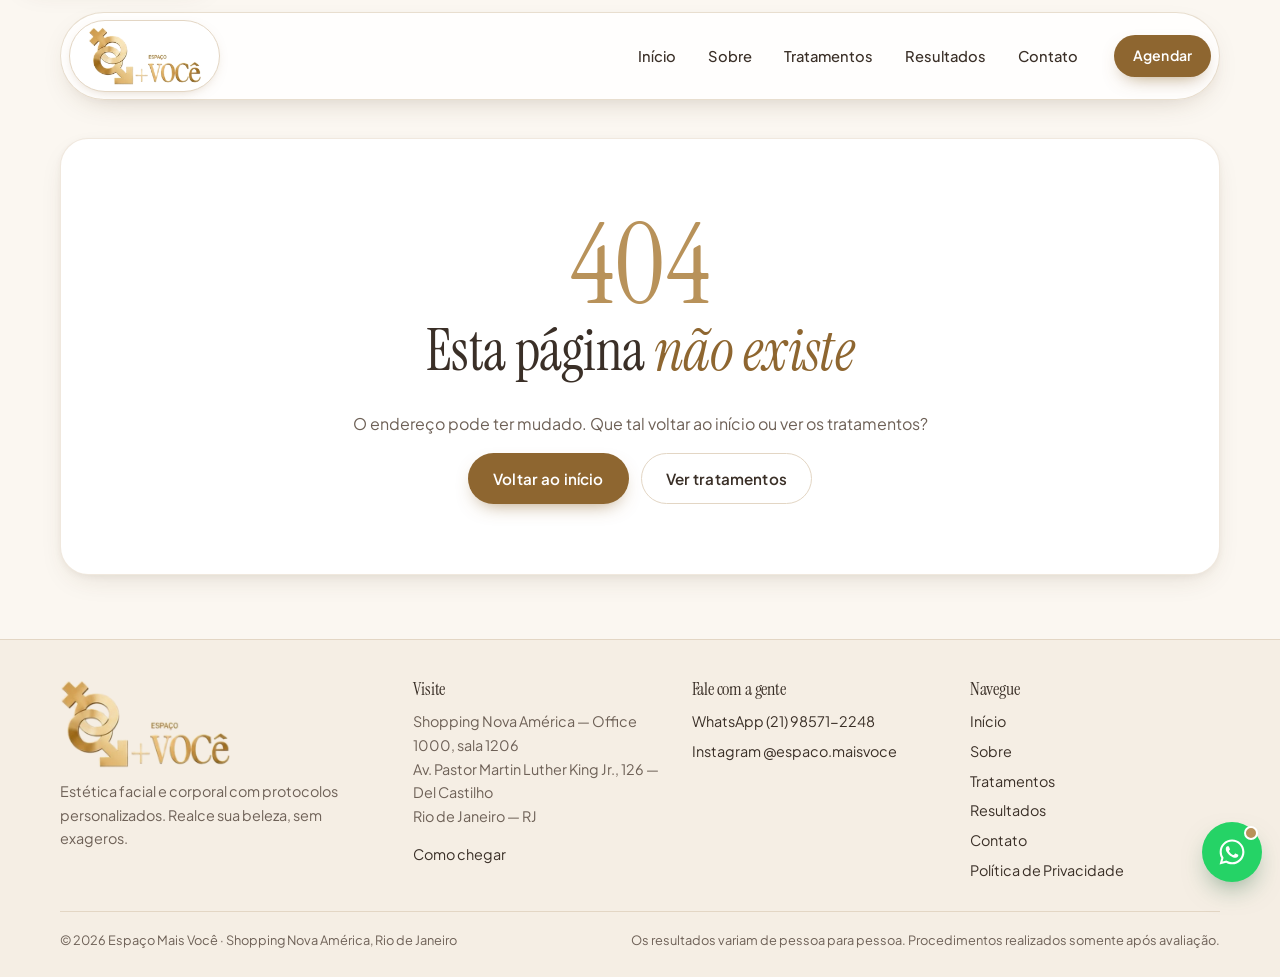
<file: nao-encontrada.html>
<!doctype html>
<html lang="pt-BR">
<head>
  <meta charset="utf-8">
  <meta name="viewport" content="width=device-width, initial-scale=1">
  <title>Página não encontrada | Espaço Mais Você</title>
  <meta name="description" content="Página não encontrada.">
  <meta name="robots" content="noindex">
  <meta name="theme-color" content="#fbf7f1">
  <meta property="og:type" content="website">
  <meta property="og:locale" content="pt_BR">
  <meta property="og:site_name" content="Espaço Mais Você">
  <meta property="og:title" content="Página não encontrada | Espaço Mais Você">
  <meta property="og:description" content="Página não encontrada.">
  <meta property="og:url" content="https://maxhomsi.github.io/Espaco_maisvoce/nao-encontrada.html">
  <meta property="og:image" content="https://maxhomsi.github.io/Espaco_maisvoce/assets/img/og-espaco-mais-voce.jpg">
  <meta name="twitter:card" content="summary_large_image">
  <link rel="icon" href="favicon.ico" sizes="any">
  <link rel="icon" type="image/png" sizes="32x32" href="assets/img/favicon-32.png">
  <link rel="apple-touch-icon" href="assets/img/apple-touch-icon.png">
  <link rel="preload" href="assets/fonts/instrument-serif-latin-400-normal.woff2" as="font" type="font/woff2" crossorigin>
  <link rel="preload" href="assets/fonts/plus-jakarta-sans-latin-wght-normal.woff2" as="font" type="font/woff2" crossorigin>
  <link rel="stylesheet" href="assets/css/style.css">
  <script>document.documentElement.classList.add('js');</script>
  
</head>
<body data-pagina="404">
<a class="pular" href="#conteudo">Pular para o conteúdo</a>
<header class="topo">
  <div class="topo-pilula">
    <a class="marca" href="index.html" aria-label="Espaço Mais Você — página inicial">
      <img src="assets/img/logo-espaco-mais-voce.webp" alt="Espaço + Você" width="400" height="207">
    </a>
    <button class="btn-menu" type="button" aria-expanded="false" aria-controls="menu-principal" aria-label="Abrir menu"><svg viewBox="0 0 24 24" fill="none" stroke="currentColor" stroke-width="1.8" stroke-linecap="round" aria-hidden="true"><path d="M4 8h16M4 16h16"/></svg></button>
    <nav class="menu" id="menu-principal" aria-label="Menu principal">
      <a href="index.html">Início</a><a href="sobre.html">Sobre</a><a href="tratamentos.html">Tratamentos</a><a href="resultados.html">Resultados</a><a href="contato.html">Contato</a>
      <a class="btn btn-primario btn-agendar-mobile" data-wa="" href="#"><svg viewBox="0 0 24 24" fill="currentColor" aria-hidden="true"><path d="M12.04 2C6.58 2 2.13 6.45 2.13 11.91c0 1.75.46 3.45 1.32 4.95L2.05 22l5.25-1.38c1.45.79 3.08 1.21 4.74 1.21 5.46 0 9.91-4.45 9.91-9.91C21.95 6.45 17.5 2 12.04 2zm0 18.15c-1.48 0-2.93-.4-4.2-1.15l-.3-.18-3.12.82.83-3.04-.2-.31a8.2 8.2 0 0 1-1.26-4.38c0-4.54 3.7-8.23 8.24-8.23 4.54 0 8.23 3.69 8.23 8.23 0 4.54-3.69 8.24-8.22 8.24zm4.52-6.16c-.25-.12-1.47-.72-1.69-.81-.23-.08-.39-.12-.56.12-.17.25-.64.81-.78.97-.14.17-.29.19-.54.06-.25-.12-1.05-.39-1.99-1.23-.74-.66-1.23-1.47-1.38-1.72-.14-.25-.02-.38.11-.51.11-.11.25-.29.37-.43.12-.14.17-.25.25-.41.08-.17.04-.31-.02-.43-.06-.12-.56-1.34-.76-1.84-.2-.48-.41-.42-.56-.43h-.48c-.17 0-.43.06-.66.31-.22.25-.86.85-.86 2.07 0 1.22.89 2.4 1.01 2.56.12.17 1.75 2.67 4.23 3.74.59.26 1.05.41 1.41.52.59.19 1.13.16 1.56.1.48-.07 1.47-.6 1.67-1.18.21-.58.21-1.07.14-1.18-.05-.11-.22-.17-.47-.29z"/></svg>Agendar avaliação</a>
    </nav>
    <a class="btn btn-primario btn-pequeno btn-agendar" data-wa="" href="#">Agendar</a>
  </div>
</header>

<main id="conteudo">
  <section class="secao container">
    <div class="card p404 revelar">
      <div class="grande">404</div>
      <h1>Esta página <em>não existe</em></h1>
      <p class="suave">O endereço pode ter mudado. Que tal voltar ao início ou ver os tratamentos?</p>
      <div class="grupo-btn" style="justify-content:center">
        <a class="btn btn-primario" href="index.html">Voltar ao início</a>
        <a class="btn btn-secundario" href="tratamentos.html">Ver tratamentos</a>
      </div>
    </div>
  </section>
</main>

<footer class="rodape">
  <div class="container">
    <div class="rodape-grid">
      <div>
        <img class="logo-rodape" src="assets/img/logo-espaco-mais-voce.webp" alt="Espaço + Você" width="400" height="207" loading="lazy">
        <p>Estética facial e corporal com protocolos personalizados. Realce sua beleza, sem exageros.</p>
      </div>
      <div>
        <h3>Visite</h3>
        <p><span data-cfg="endereco.linha1">Shopping Nova América — Office 1000, sala 1206</span><br>
        <span data-cfg="endereco.linha2">Av. Pastor Martin Luther King Jr., 126 — Del Castilho</span><br>
        <span data-cfg="endereco.cidade">Rio de Janeiro — RJ</span></p>
        <p><a data-maps href="#">Como chegar</a></p>
      </div>
      <div>
        <h3>Fale com a gente</h3>
        <ul>
          <li><a data-wa="" href="#">WhatsApp <span data-cfg="whatsappExibicao">(21) 98571-2248</span></a></li>
          <li><a data-insta href="#">Instagram <span data-cfg="instagramUsuario">@espaco.maisvoce</span></a></li>
          <li data-email-bloco><a data-email href="#"></a></li>
        </ul>
      </div>
      <div>
        <h3>Navegue</h3>
        <ul>
          <li><a href="index.html">Início</a></li><li><a href="sobre.html">Sobre</a></li><li><a href="tratamentos.html">Tratamentos</a></li><li><a href="resultados.html">Resultados</a></li><li><a href="contato.html">Contato</a></li>
          <li><a href="privacidade.html">Política de Privacidade</a></li>
        </ul>
      </div>
    </div>
    <div class="rodape-base">
      <span>© <span data-ano>2026</span> Espaço Mais Você · Shopping Nova América, Rio de Janeiro</span>
      <span>Os resultados variam de pessoa para pessoa. Procedimentos realizados somente após avaliação.</span>
    </div>
  </div>
</footer>
<script src="assets/js/config.js"></script>
<script src="assets/js/dados.js"></script>
<script src="assets/js/main.js"></script>
<script src="assets/js/assistente.js"></script>
</body>
</html>
</file>
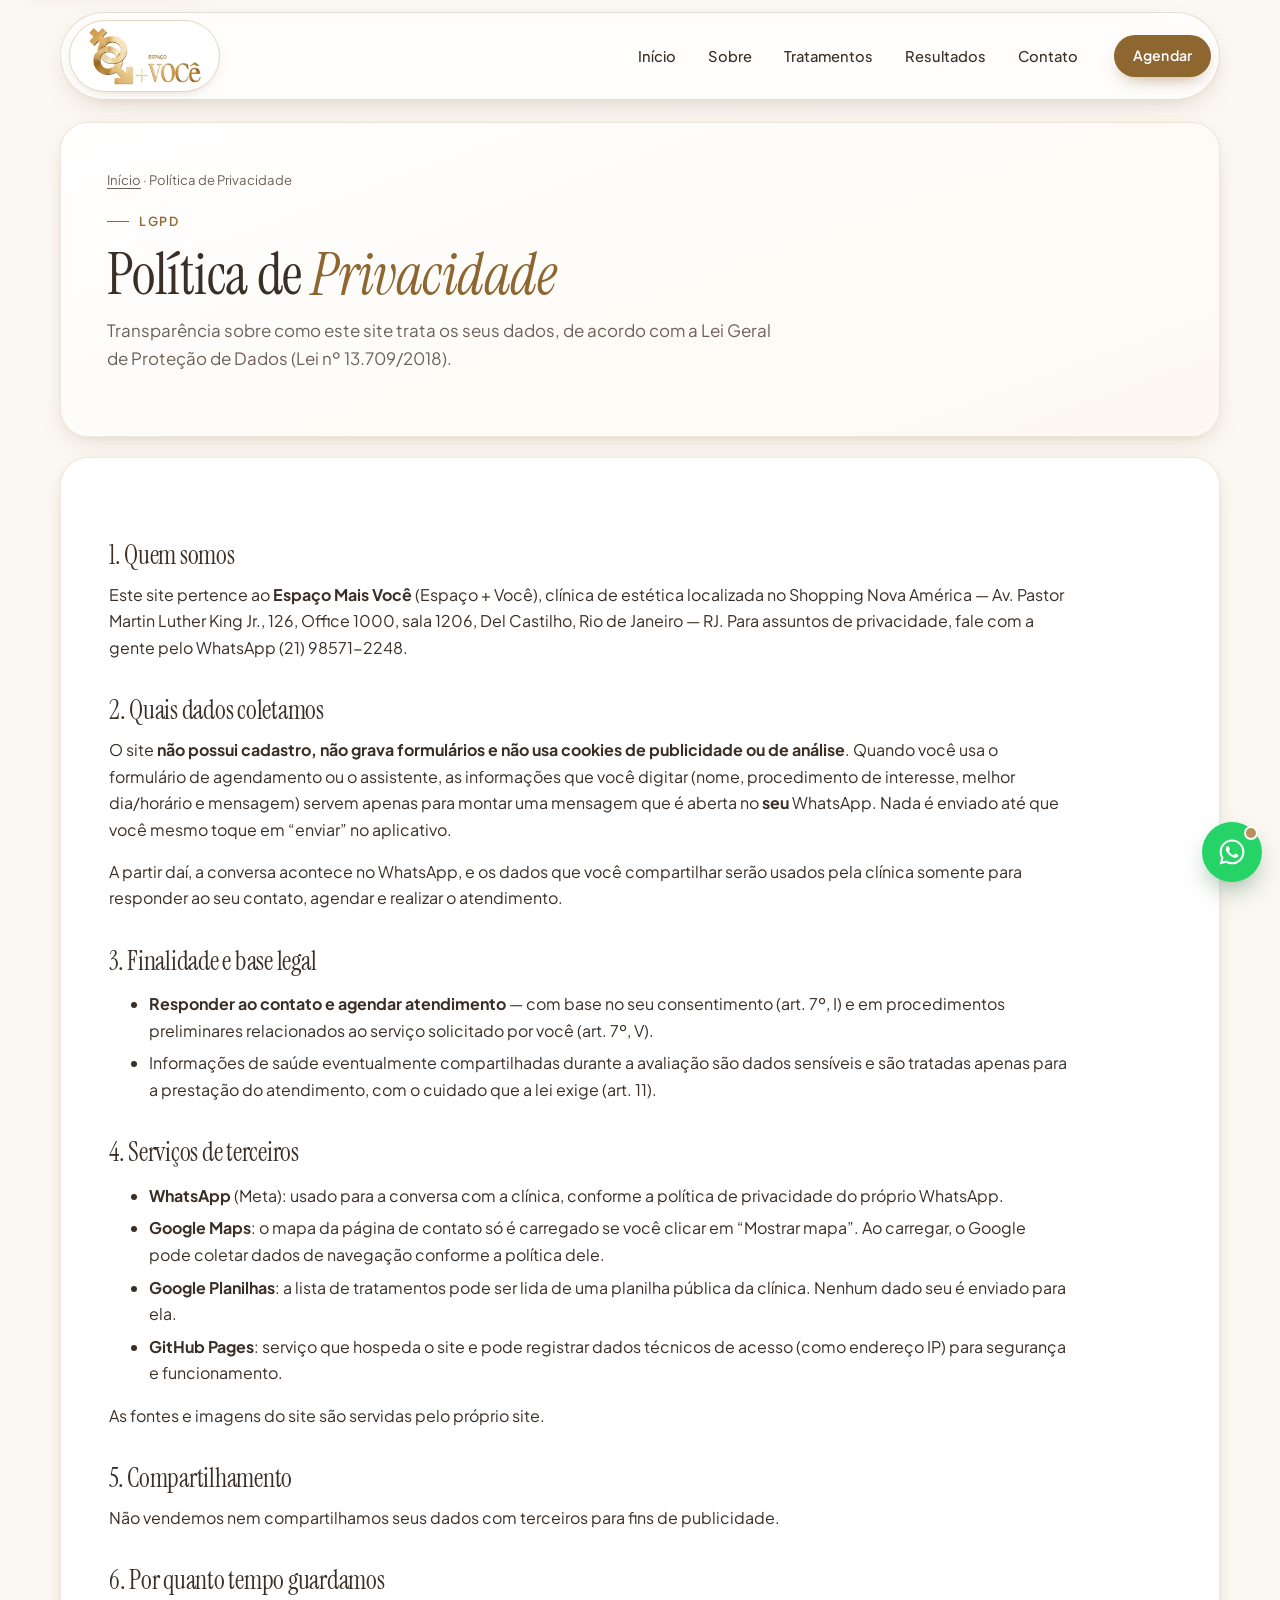
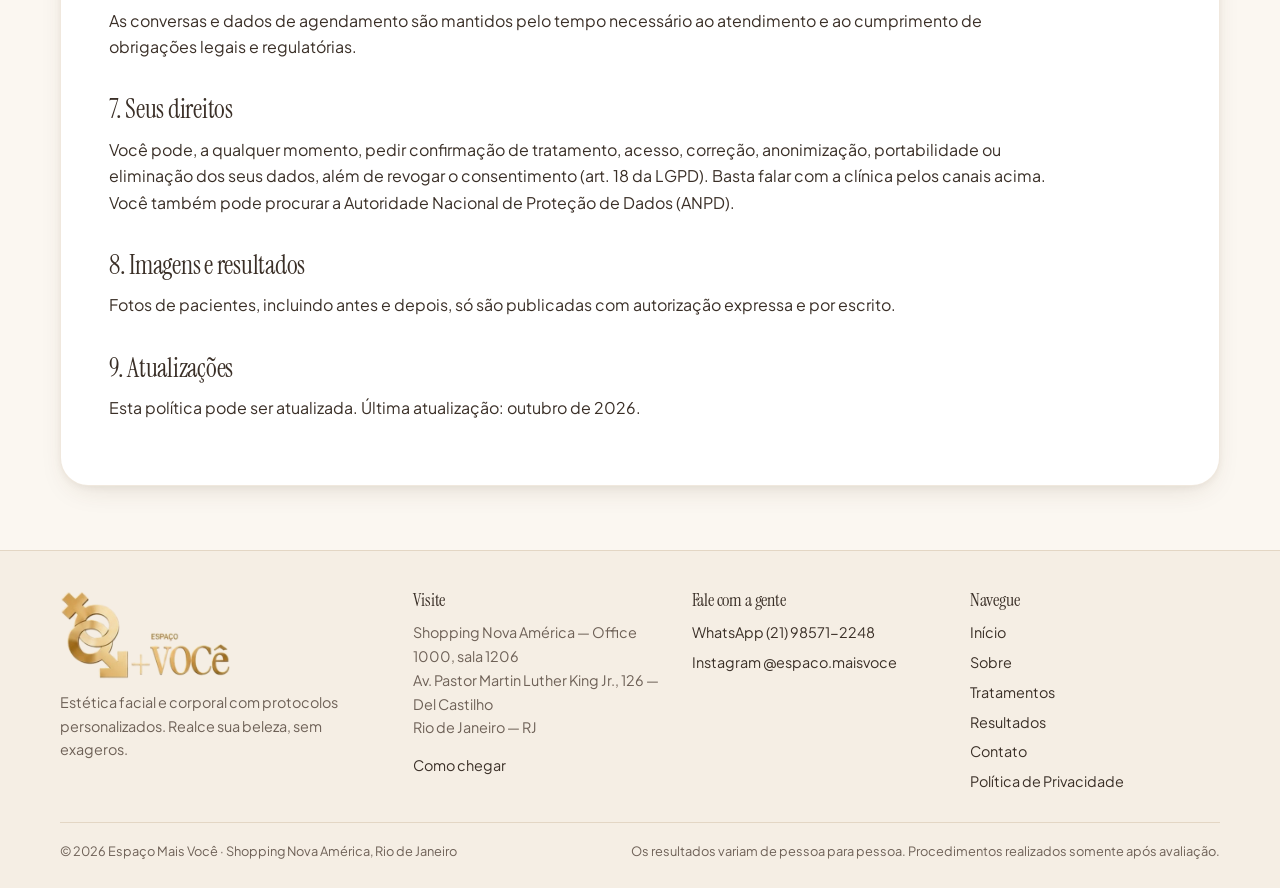
<file: privacidade.html>
<!doctype html>
<html lang="pt-BR">
<head>
  <meta charset="utf-8">
  <meta name="viewport" content="width=device-width, initial-scale=1">
  <title>Política de Privacidade (LGPD) | Espaço Mais Você</title>
  <meta name="description" content="Como o site do Espaço Mais Você trata dados pessoais, de acordo com a Lei Geral de Proteção de Dados (Lei nº 13.709/2018).">
  <link rel="canonical" href="https://maxhomsi.github.io/Espaco_maisvoce/privacidade.html">
  <meta name="theme-color" content="#fbf7f1">
  <meta property="og:type" content="website">
  <meta property="og:locale" content="pt_BR">
  <meta property="og:site_name" content="Espaço Mais Você">
  <meta property="og:title" content="Política de Privacidade (LGPD) | Espaço Mais Você">
  <meta property="og:description" content="Como o site do Espaço Mais Você trata dados pessoais, de acordo com a Lei Geral de Proteção de Dados (Lei nº 13.709/2018).">
  <meta property="og:url" content="https://maxhomsi.github.io/Espaco_maisvoce/privacidade.html">
  <meta property="og:image" content="https://maxhomsi.github.io/Espaco_maisvoce/assets/img/og-espaco-mais-voce.jpg">
  <meta name="twitter:card" content="summary_large_image">
  <link rel="icon" href="favicon.ico" sizes="any">
  <link rel="icon" type="image/png" sizes="32x32" href="assets/img/favicon-32.png">
  <link rel="apple-touch-icon" href="assets/img/apple-touch-icon.png">
  <link rel="preload" href="assets/fonts/instrument-serif-latin-400-normal.woff2" as="font" type="font/woff2" crossorigin>
  <link rel="preload" href="assets/fonts/plus-jakarta-sans-latin-wght-normal.woff2" as="font" type="font/woff2" crossorigin>
  <link rel="stylesheet" href="assets/css/style.css">
  <script>document.documentElement.classList.add('js');</script>
  
</head>
<body data-pagina="privacidade">
<a class="pular" href="#conteudo">Pular para o conteúdo</a>
<header class="topo">
  <div class="topo-pilula">
    <a class="marca" href="index.html" aria-label="Espaço Mais Você — página inicial">
      <img src="assets/img/logo-espaco-mais-voce.webp" alt="Espaço + Você" width="400" height="207">
    </a>
    <button class="btn-menu" type="button" aria-expanded="false" aria-controls="menu-principal" aria-label="Abrir menu"><svg viewBox="0 0 24 24" fill="none" stroke="currentColor" stroke-width="1.8" stroke-linecap="round" aria-hidden="true"><path d="M4 8h16M4 16h16"/></svg></button>
    <nav class="menu" id="menu-principal" aria-label="Menu principal">
      <a href="index.html">Início</a><a href="sobre.html">Sobre</a><a href="tratamentos.html">Tratamentos</a><a href="resultados.html">Resultados</a><a href="contato.html">Contato</a>
      <a class="btn btn-primario btn-agendar-mobile" data-wa="" href="#"><svg viewBox="0 0 24 24" fill="currentColor" aria-hidden="true"><path d="M12.04 2C6.58 2 2.13 6.45 2.13 11.91c0 1.75.46 3.45 1.32 4.95L2.05 22l5.25-1.38c1.45.79 3.08 1.21 4.74 1.21 5.46 0 9.91-4.45 9.91-9.91C21.95 6.45 17.5 2 12.04 2zm0 18.15c-1.48 0-2.93-.4-4.2-1.15l-.3-.18-3.12.82.83-3.04-.2-.31a8.2 8.2 0 0 1-1.26-4.38c0-4.54 3.7-8.23 8.24-8.23 4.54 0 8.23 3.69 8.23 8.23 0 4.54-3.69 8.24-8.22 8.24zm4.52-6.16c-.25-.12-1.47-.72-1.69-.81-.23-.08-.39-.12-.56.12-.17.25-.64.81-.78.97-.14.17-.29.19-.54.06-.25-.12-1.05-.39-1.99-1.23-.74-.66-1.23-1.47-1.38-1.72-.14-.25-.02-.38.11-.51.11-.11.25-.29.37-.43.12-.14.17-.25.25-.41.08-.17.04-.31-.02-.43-.06-.12-.56-1.34-.76-1.84-.2-.48-.41-.42-.56-.43h-.48c-.17 0-.43.06-.66.31-.22.25-.86.85-.86 2.07 0 1.22.89 2.4 1.01 2.56.12.17 1.75 2.67 4.23 3.74.59.26 1.05.41 1.41.52.59.19 1.13.16 1.56.1.48-.07 1.47-.6 1.67-1.18.21-.58.21-1.07.14-1.18-.05-.11-.22-.17-.47-.29z"/></svg>Agendar avaliação</a>
    </nav>
    <a class="btn btn-primario btn-pequeno btn-agendar" data-wa="" href="#">Agendar</a>
  </div>
</header>

<main id="conteudo">
  <section class="pagina-topo container">
    <div class="card revelar">
      <nav class="migalhas" aria-label="Você está em"><a href="index.html">Início</a> · Política de Privacidade</nav>
      <span class="sobretitulo">LGPD</span>
      <h1>Política de <em>Privacidade</em></h1>
      <p class="lead">Transparência sobre como este site trata os seus dados, de acordo com a Lei Geral de Proteção de Dados (Lei nº 13.709/2018).</p>
    </div>
  </section>
  <section class="secao container" style="padding-top:12px">
    <div class="card texto-longo">
      <h2>1. Quem somos</h2>
      <p>Este site pertence ao <b>Espaço Mais Você</b> (Espaço + Você), clínica de estética localizada no Shopping Nova América — Av. Pastor Martin Luther King Jr., 126, Office 1000, sala 1206, Del Castilho, Rio de Janeiro — RJ<span data-cfg-esconder="empresa.cnpj">, CNPJ <span data-cfg="empresa.cnpj"></span></span>. Para assuntos de privacidade, fale com a gente pelo WhatsApp <span data-cfg="whatsappExibicao">(21) 98571-2248</span><span data-email-bloco> ou pelo e-mail <a data-email href="#"></a></span>.</p>

      <h2>2. Quais dados coletamos</h2>
      <p>O site <b>não possui cadastro, não grava formulários e não usa cookies de publicidade ou de análise</b>. Quando você usa o formulário de agendamento ou o assistente, as informações que você digitar (nome, procedimento de interesse, melhor dia/horário e mensagem) servem apenas para montar uma mensagem que é aberta no <b>seu</b> WhatsApp. Nada é enviado até que você mesmo toque em “enviar” no aplicativo.</p>
      <p>A partir daí, a conversa acontece no WhatsApp, e os dados que você compartilhar serão usados pela clínica somente para responder ao seu contato, agendar e realizar o atendimento.</p>

      <h2>3. Finalidade e base legal</h2>
      <ul>
        <li><b>Responder ao contato e agendar atendimento</b> — com base no seu consentimento (art. 7º, I) e em procedimentos preliminares relacionados ao serviço solicitado por você (art. 7º, V).</li>
        <li>Informações de saúde eventualmente compartilhadas durante a avaliação são dados sensíveis e são tratadas apenas para a prestação do atendimento, com o cuidado que a lei exige (art. 11).</li>
      </ul>

      <h2>4. Serviços de terceiros</h2>
      <ul>
        <li><b>WhatsApp</b> (Meta): usado para a conversa com a clínica, conforme a política de privacidade do próprio WhatsApp.</li>
        <li><b>Google Maps</b>: o mapa da página de contato só é carregado se você clicar em “Mostrar mapa”. Ao carregar, o Google pode coletar dados de navegação conforme a política dele.</li>
        <li><b>Google Planilhas</b>: a lista de tratamentos pode ser lida de uma planilha pública da clínica. Nenhum dado seu é enviado para ela.</li>
        <li><b>GitHub Pages</b>: serviço que hospeda o site e pode registrar dados técnicos de acesso (como endereço IP) para segurança e funcionamento.</li>
      </ul>
      <p>As fontes e imagens do site são servidas pelo próprio site.</p>

      <h2>5. Compartilhamento</h2>
      <p>Não vendemos nem compartilhamos seus dados com terceiros para fins de publicidade.</p>

      <h2>6. Por quanto tempo guardamos</h2>
      <p>As conversas e dados de agendamento são mantidos pelo tempo necessário ao atendimento e ao cumprimento de obrigações legais e regulatórias.</p>

      <h2>7. Seus direitos</h2>
      <p>Você pode, a qualquer momento, pedir confirmação de tratamento, acesso, correção, anonimização, portabilidade ou eliminação dos seus dados, além de revogar o consentimento (art. 18 da LGPD). Basta falar com a clínica pelos canais acima. Você também pode procurar a Autoridade Nacional de Proteção de Dados (ANPD).</p>

      <h2>8. Imagens e resultados</h2>
      <p>Fotos de pacientes, incluindo antes e depois, só são publicadas com autorização expressa e por escrito.</p>

      <h2>9. Atualizações</h2>
      <p>Esta política pode ser atualizada. Última atualização: outubro de 2026.</p>
    </div>
  </section>
</main>

<footer class="rodape">
  <div class="container">
    <div class="rodape-grid">
      <div>
        <img class="logo-rodape" src="assets/img/logo-espaco-mais-voce.webp" alt="Espaço + Você" width="400" height="207" loading="lazy">
        <p>Estética facial e corporal com protocolos personalizados. Realce sua beleza, sem exageros.</p>
      </div>
      <div>
        <h3>Visite</h3>
        <p><span data-cfg="endereco.linha1">Shopping Nova América — Office 1000, sala 1206</span><br>
        <span data-cfg="endereco.linha2">Av. Pastor Martin Luther King Jr., 126 — Del Castilho</span><br>
        <span data-cfg="endereco.cidade">Rio de Janeiro — RJ</span></p>
        <p><a data-maps href="#">Como chegar</a></p>
      </div>
      <div>
        <h3>Fale com a gente</h3>
        <ul>
          <li><a data-wa="" href="#">WhatsApp <span data-cfg="whatsappExibicao">(21) 98571-2248</span></a></li>
          <li><a data-insta href="#">Instagram <span data-cfg="instagramUsuario">@espaco.maisvoce</span></a></li>
          <li data-email-bloco><a data-email href="#"></a></li>
        </ul>
      </div>
      <div>
        <h3>Navegue</h3>
        <ul>
          <li><a href="index.html">Início</a></li><li><a href="sobre.html">Sobre</a></li><li><a href="tratamentos.html">Tratamentos</a></li><li><a href="resultados.html">Resultados</a></li><li><a href="contato.html">Contato</a></li>
          <li><a href="privacidade.html">Política de Privacidade</a></li>
        </ul>
      </div>
    </div>
    <div class="rodape-base">
      <span>© <span data-ano>2026</span> Espaço Mais Você · Shopping Nova América, Rio de Janeiro</span>
      <span>Os resultados variam de pessoa para pessoa. Procedimentos realizados somente após avaliação.</span>
    </div>
  </div>
</footer>
<script src="assets/js/config.js"></script>
<script src="assets/js/dados.js"></script>
<script src="assets/js/main.js"></script>
<script src="assets/js/assistente.js"></script>
</body>
</html>
</file>
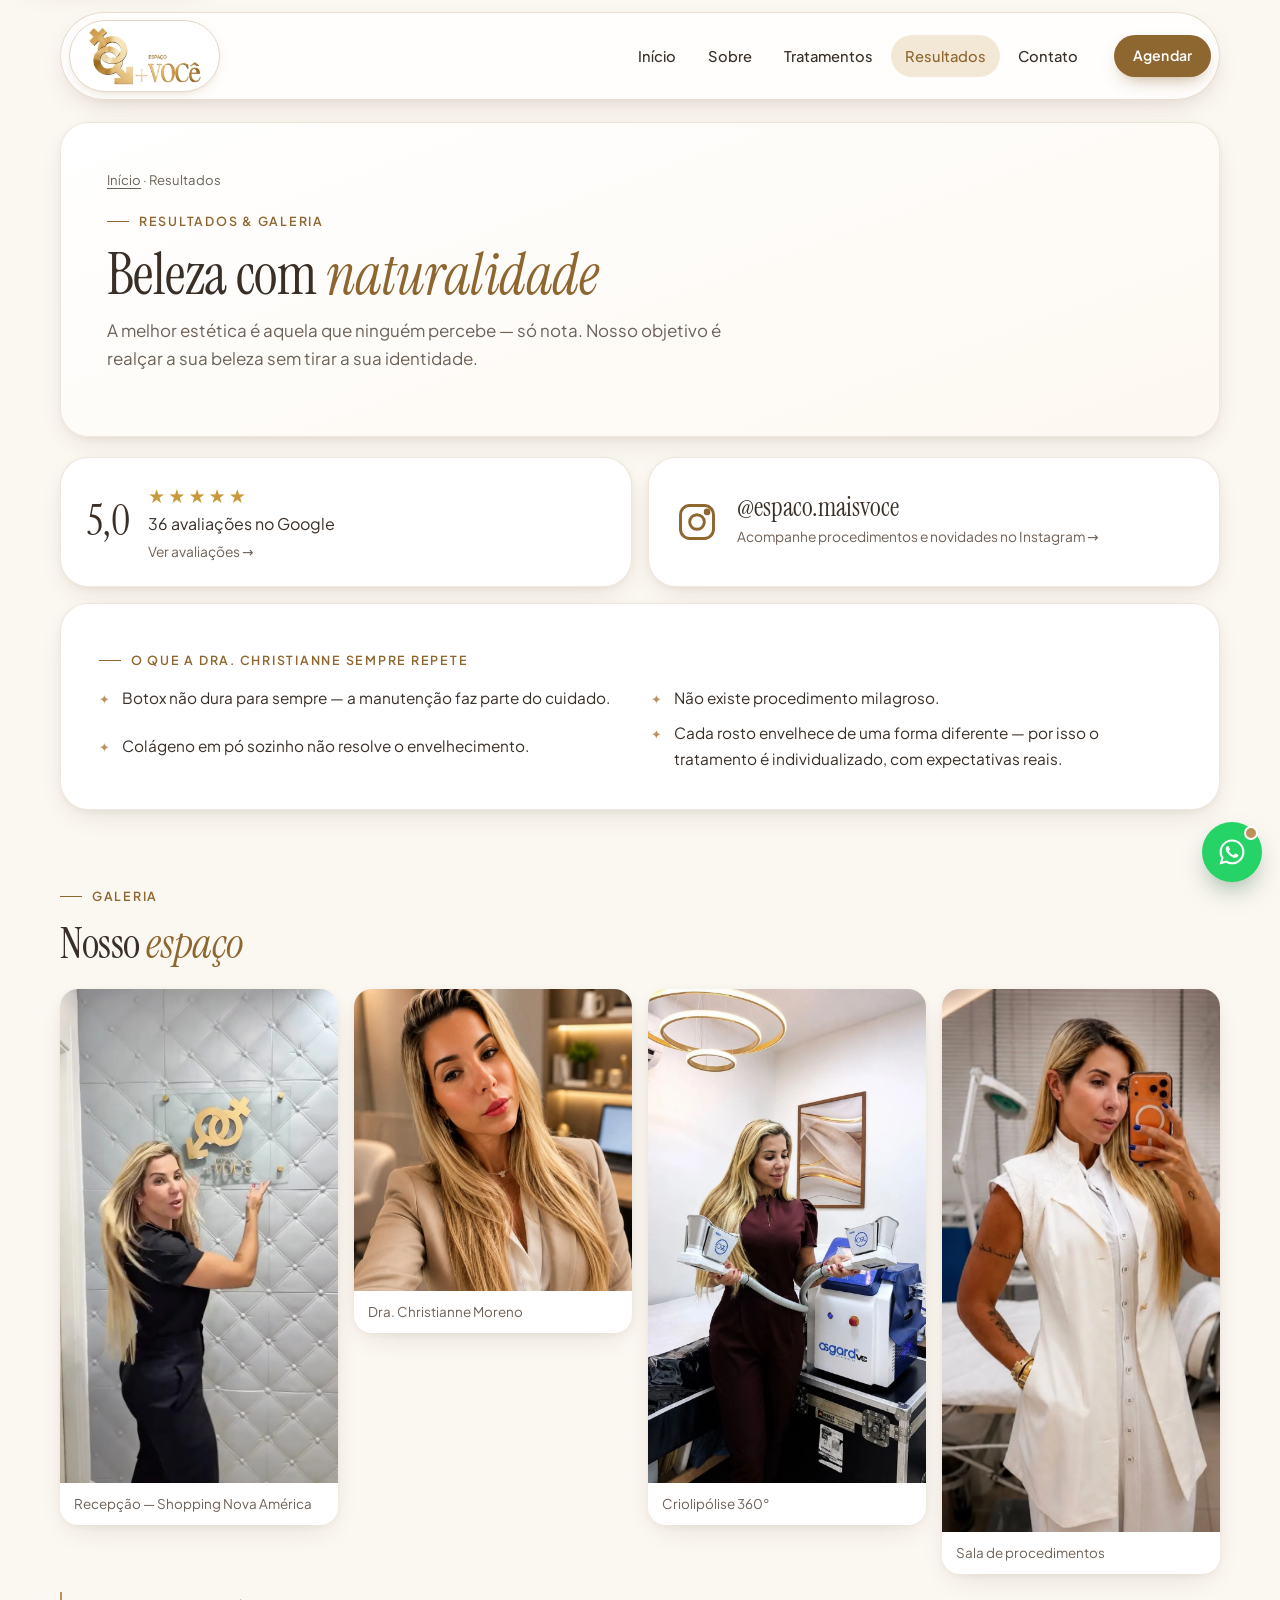
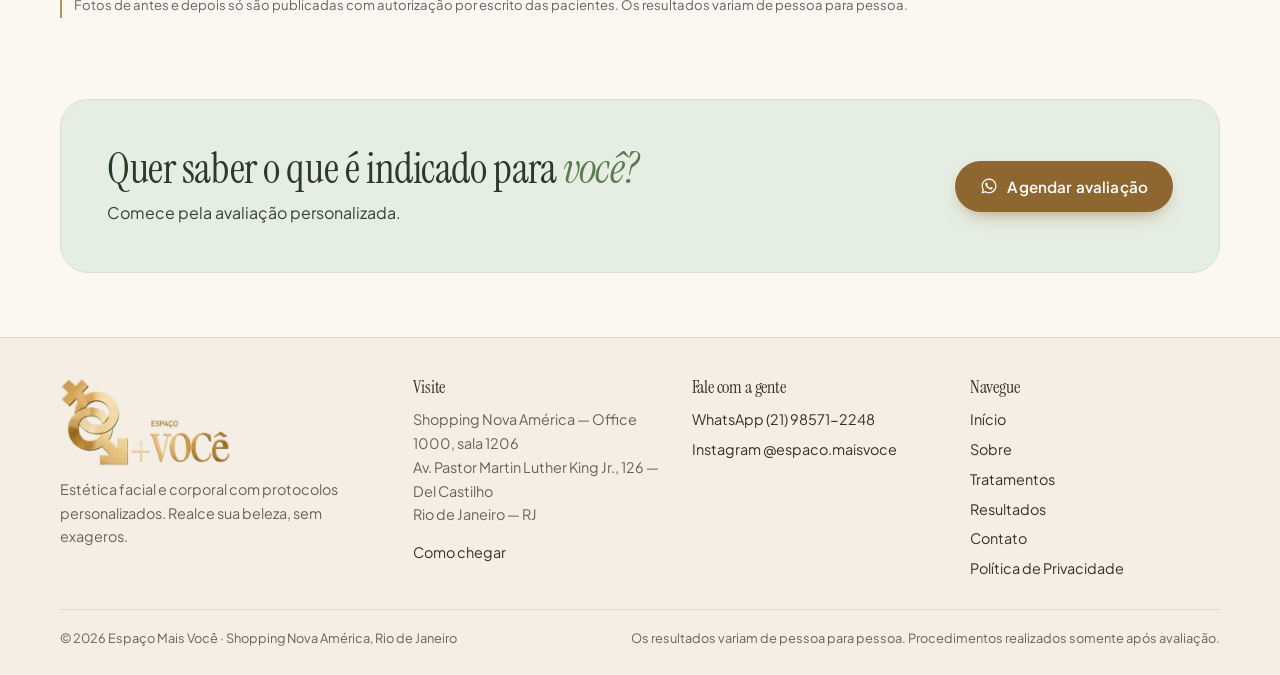
<file: resultados.html>
<!doctype html>
<html lang="pt-BR">
<head>
  <meta charset="utf-8">
  <meta name="viewport" content="width=device-width, initial-scale=1">
  <title>Resultados e galeria | Espaço Mais Você</title>
  <meta name="description" content="Nota 5,0 no Google, fotos do espaço e a filosofia do Espaço Mais Você: realçar a sua beleza com naturalidade, sem exageros.">
  <link rel="canonical" href="https://maxhomsi.github.io/Espaco_maisvoce/resultados.html">
  <meta name="theme-color" content="#fbf7f1">
  <meta property="og:type" content="website">
  <meta property="og:locale" content="pt_BR">
  <meta property="og:site_name" content="Espaço Mais Você">
  <meta property="og:title" content="Resultados e galeria | Espaço Mais Você">
  <meta property="og:description" content="Nota 5,0 no Google, fotos do espaço e a filosofia do Espaço Mais Você: realçar a sua beleza com naturalidade, sem exageros.">
  <meta property="og:url" content="https://maxhomsi.github.io/Espaco_maisvoce/resultados.html">
  <meta property="og:image" content="https://maxhomsi.github.io/Espaco_maisvoce/assets/img/og-espaco-mais-voce.jpg">
  <meta name="twitter:card" content="summary_large_image">
  <link rel="icon" href="favicon.ico" sizes="any">
  <link rel="icon" type="image/png" sizes="32x32" href="assets/img/favicon-32.png">
  <link rel="apple-touch-icon" href="assets/img/apple-touch-icon.png">
  <link rel="preload" href="assets/fonts/instrument-serif-latin-400-normal.woff2" as="font" type="font/woff2" crossorigin>
  <link rel="preload" href="assets/fonts/plus-jakarta-sans-latin-wght-normal.woff2" as="font" type="font/woff2" crossorigin>
  <link rel="stylesheet" href="assets/css/style.css">
  <script>document.documentElement.classList.add('js');</script>
  
</head>
<body data-pagina="resultados">
<a class="pular" href="#conteudo">Pular para o conteúdo</a>
<header class="topo">
  <div class="topo-pilula">
    <a class="marca" href="index.html" aria-label="Espaço Mais Você — página inicial">
      <img src="assets/img/logo-espaco-mais-voce.webp" alt="Espaço + Você" width="400" height="207">
    </a>
    <button class="btn-menu" type="button" aria-expanded="false" aria-controls="menu-principal" aria-label="Abrir menu"><svg viewBox="0 0 24 24" fill="none" stroke="currentColor" stroke-width="1.8" stroke-linecap="round" aria-hidden="true"><path d="M4 8h16M4 16h16"/></svg></button>
    <nav class="menu" id="menu-principal" aria-label="Menu principal">
      <a href="index.html">Início</a><a href="sobre.html">Sobre</a><a href="tratamentos.html">Tratamentos</a><a href="resultados.html" aria-current="page">Resultados</a><a href="contato.html">Contato</a>
      <a class="btn btn-primario btn-agendar-mobile" data-wa="" href="#"><svg viewBox="0 0 24 24" fill="currentColor" aria-hidden="true"><path d="M12.04 2C6.58 2 2.13 6.45 2.13 11.91c0 1.75.46 3.45 1.32 4.95L2.05 22l5.25-1.38c1.45.79 3.08 1.21 4.74 1.21 5.46 0 9.91-4.45 9.91-9.91C21.95 6.45 17.5 2 12.04 2zm0 18.15c-1.48 0-2.93-.4-4.2-1.15l-.3-.18-3.12.82.83-3.04-.2-.31a8.2 8.2 0 0 1-1.26-4.38c0-4.54 3.7-8.23 8.24-8.23 4.54 0 8.23 3.69 8.23 8.23 0 4.54-3.69 8.24-8.22 8.24zm4.52-6.16c-.25-.12-1.47-.72-1.69-.81-.23-.08-.39-.12-.56.12-.17.25-.64.81-.78.97-.14.17-.29.19-.54.06-.25-.12-1.05-.39-1.99-1.23-.74-.66-1.23-1.47-1.38-1.72-.14-.25-.02-.38.11-.51.11-.11.25-.29.37-.43.12-.14.17-.25.25-.41.08-.17.04-.31-.02-.43-.06-.12-.56-1.34-.76-1.84-.2-.48-.41-.42-.56-.43h-.48c-.17 0-.43.06-.66.31-.22.25-.86.85-.86 2.07 0 1.22.89 2.4 1.01 2.56.12.17 1.75 2.67 4.23 3.74.59.26 1.05.41 1.41.52.59.19 1.13.16 1.56.1.48-.07 1.47-.6 1.67-1.18.21-.58.21-1.07.14-1.18-.05-.11-.22-.17-.47-.29z"/></svg>Agendar avaliação</a>
    </nav>
    <a class="btn btn-primario btn-pequeno btn-agendar" data-wa="" href="#">Agendar</a>
  </div>
</header>

<main id="conteudo">
  <section class="pagina-topo container">
    <div class="card revelar">
      <nav class="migalhas" aria-label="Você está em"><a href="index.html">Início</a> · Resultados</nav>
      <span class="sobretitulo">Resultados &amp; galeria</span>
      <h1>Beleza com <em>naturalidade</em></h1>
      <p class="lead">A melhor estética é aquela que ninguém percebe — só nota. Nosso objetivo é realçar a sua beleza sem tirar a sua identidade.</p>
    </div>
  </section>

  <section class="secao container" style="padding-top:12px">
    <div class="bento-sobre">
      <a class="card nota-google b-6 revelar" data-google href="#" style="text-decoration:none;color:inherit">
        <strong data-cfg="google.nota">5,0</strong>
        <div><div class="estrelas" aria-hidden="true">★★★★★</div>
          <div><span data-cfg="google.avaliacoes">36</span> avaliações no Google</div>
          <span class="pequeno suave">Ver avaliações →</span></div>
      </a>
      <a class="card nota-google b-6 revelar d1" data-insta href="#" style="text-decoration:none;color:inherit">
        <span style="width:44px;height:44px;color:var(--dourado)"><svg viewBox="0 0 24 24" fill="none" stroke="currentColor" stroke-width="1.6" aria-hidden="true"><rect x="3" y="3" width="18" height="18" rx="5"/><circle cx="12" cy="12" r="4"/><circle cx="17.5" cy="6.5" r="1" fill="currentColor"/></svg></span>
        <div><strong style="font-size:1.6rem">@espaco.maisvoce</strong><br><span class="pequeno suave">Acompanhe procedimentos e novidades no Instagram →</span></div>
      </a>

      <div class="card texto-card b-12 revelar">
        <span class="sobretitulo">O que a Dra. Christianne sempre repete</span>
        <div class="outros-grid">
          <ul class="valores">
            <li>Botox não dura para sempre — a manutenção faz parte do cuidado.</li>
            <li>Colágeno em pó sozinho não resolve o envelhecimento.</li>
          </ul>
          <ul class="valores">
            <li>Não existe procedimento milagroso.</li>
            <li>Cada rosto envelhece de uma forma diferente — por isso o tratamento é individualizado, com expectativas reais.</li>
          </ul>
        </div>
      </div>
    </div>
  </section>

  <section class="secao container" aria-labelledby="titulo-galeria">
    <div class="secao-cab revelar"><div><span class="sobretitulo">Galeria</span><h2 id="titulo-galeria">Nosso <em>espaço</em></h2></div></div>
    <div class="galeria">
      <figure class="revelar"><img src="assets/img/fotos/espaco-recepcao.webp" alt="Recepção com o logo do Espaço + Você" loading="lazy" width="720" height="1280"><figcaption>Recepção — Shopping Nova América</figcaption></figure>
      <figure class="revelar d1"><img src="assets/img/fotos/dra-christianne-retrato.webp" alt="Dra. Christianne Moreno" loading="lazy" width="1000" height="1088"><figcaption>Dra. Christianne Moreno</figcaption></figure>
      <figure class="revelar d2"><img src="assets/img/fotos/dra-christianne-criolipolise.webp" alt="Sala de atendimento com aparelho de criolipólise" loading="lazy" width="900" height="1601"><figcaption>Criolipólise 360°</figcaption></figure>
      <figure class="revelar"><img src="assets/img/fotos/dra-christianne-jaleco.webp" alt="Dra. Christianne na sala de procedimentos" loading="lazy" width="682" height="1334"><figcaption>Sala de procedimentos</figcaption></figure>
    </div>
    <p class="aviso">Fotos de antes e depois só são publicadas com autorização por escrito das pacientes. Os resultados variam de pessoa para pessoa.</p>
  </section>

  <section class="secao container">
    <div class="cta-final revelar">
      <div><h2>Quer saber o que é indicado para <em>você?</em></h2><p>Comece pela avaliação personalizada.</p></div>
      <div class="grupo-btn"><a class="btn btn-primario" data-wa="" href="#"><svg viewBox="0 0 24 24" fill="currentColor" aria-hidden="true"><path d="M12.04 2C6.58 2 2.13 6.45 2.13 11.91c0 1.75.46 3.45 1.32 4.95L2.05 22l5.25-1.38c1.45.79 3.08 1.21 4.74 1.21 5.46 0 9.91-4.45 9.91-9.91C21.95 6.45 17.5 2 12.04 2zm0 18.15c-1.48 0-2.93-.4-4.2-1.15l-.3-.18-3.12.82.83-3.04-.2-.31a8.2 8.2 0 0 1-1.26-4.38c0-4.54 3.7-8.23 8.24-8.23 4.54 0 8.23 3.69 8.23 8.23 0 4.54-3.69 8.24-8.22 8.24zm4.52-6.16c-.25-.12-1.47-.72-1.69-.81-.23-.08-.39-.12-.56.12-.17.25-.64.81-.78.97-.14.17-.29.19-.54.06-.25-.12-1.05-.39-1.99-1.23-.74-.66-1.23-1.47-1.38-1.72-.14-.25-.02-.38.11-.51.11-.11.25-.29.37-.43.12-.14.17-.25.25-.41.08-.17.04-.31-.02-.43-.06-.12-.56-1.34-.76-1.84-.2-.48-.41-.42-.56-.43h-.48c-.17 0-.43.06-.66.31-.22.25-.86.85-.86 2.07 0 1.22.89 2.4 1.01 2.56.12.17 1.75 2.67 4.23 3.74.59.26 1.05.41 1.41.52.59.19 1.13.16 1.56.1.48-.07 1.47-.6 1.67-1.18.21-.58.21-1.07.14-1.18-.05-.11-.22-.17-.47-.29z"/></svg>Agendar avaliação</a></div>
    </div>
  </section>
</main>

<footer class="rodape">
  <div class="container">
    <div class="rodape-grid">
      <div>
        <img class="logo-rodape" src="assets/img/logo-espaco-mais-voce.webp" alt="Espaço + Você" width="400" height="207" loading="lazy">
        <p>Estética facial e corporal com protocolos personalizados. Realce sua beleza, sem exageros.</p>
      </div>
      <div>
        <h3>Visite</h3>
        <p><span data-cfg="endereco.linha1">Shopping Nova América — Office 1000, sala 1206</span><br>
        <span data-cfg="endereco.linha2">Av. Pastor Martin Luther King Jr., 126 — Del Castilho</span><br>
        <span data-cfg="endereco.cidade">Rio de Janeiro — RJ</span></p>
        <p><a data-maps href="#">Como chegar</a></p>
      </div>
      <div>
        <h3>Fale com a gente</h3>
        <ul>
          <li><a data-wa="" href="#">WhatsApp <span data-cfg="whatsappExibicao">(21) 98571-2248</span></a></li>
          <li><a data-insta href="#">Instagram <span data-cfg="instagramUsuario">@espaco.maisvoce</span></a></li>
          <li data-email-bloco><a data-email href="#"></a></li>
        </ul>
      </div>
      <div>
        <h3>Navegue</h3>
        <ul>
          <li><a href="index.html">Início</a></li><li><a href="sobre.html">Sobre</a></li><li><a href="tratamentos.html">Tratamentos</a></li><li><a href="resultados.html">Resultados</a></li><li><a href="contato.html">Contato</a></li>
          <li><a href="privacidade.html">Política de Privacidade</a></li>
        </ul>
      </div>
    </div>
    <div class="rodape-base">
      <span>© <span data-ano>2026</span> Espaço Mais Você · Shopping Nova América, Rio de Janeiro</span>
      <span>Os resultados variam de pessoa para pessoa. Procedimentos realizados somente após avaliação.</span>
    </div>
  </div>
</footer>
<script src="assets/js/config.js"></script>
<script src="assets/js/dados.js"></script>
<script src="assets/js/main.js"></script>
<script src="assets/js/assistente.js"></script>
</body>
</html>
</file>
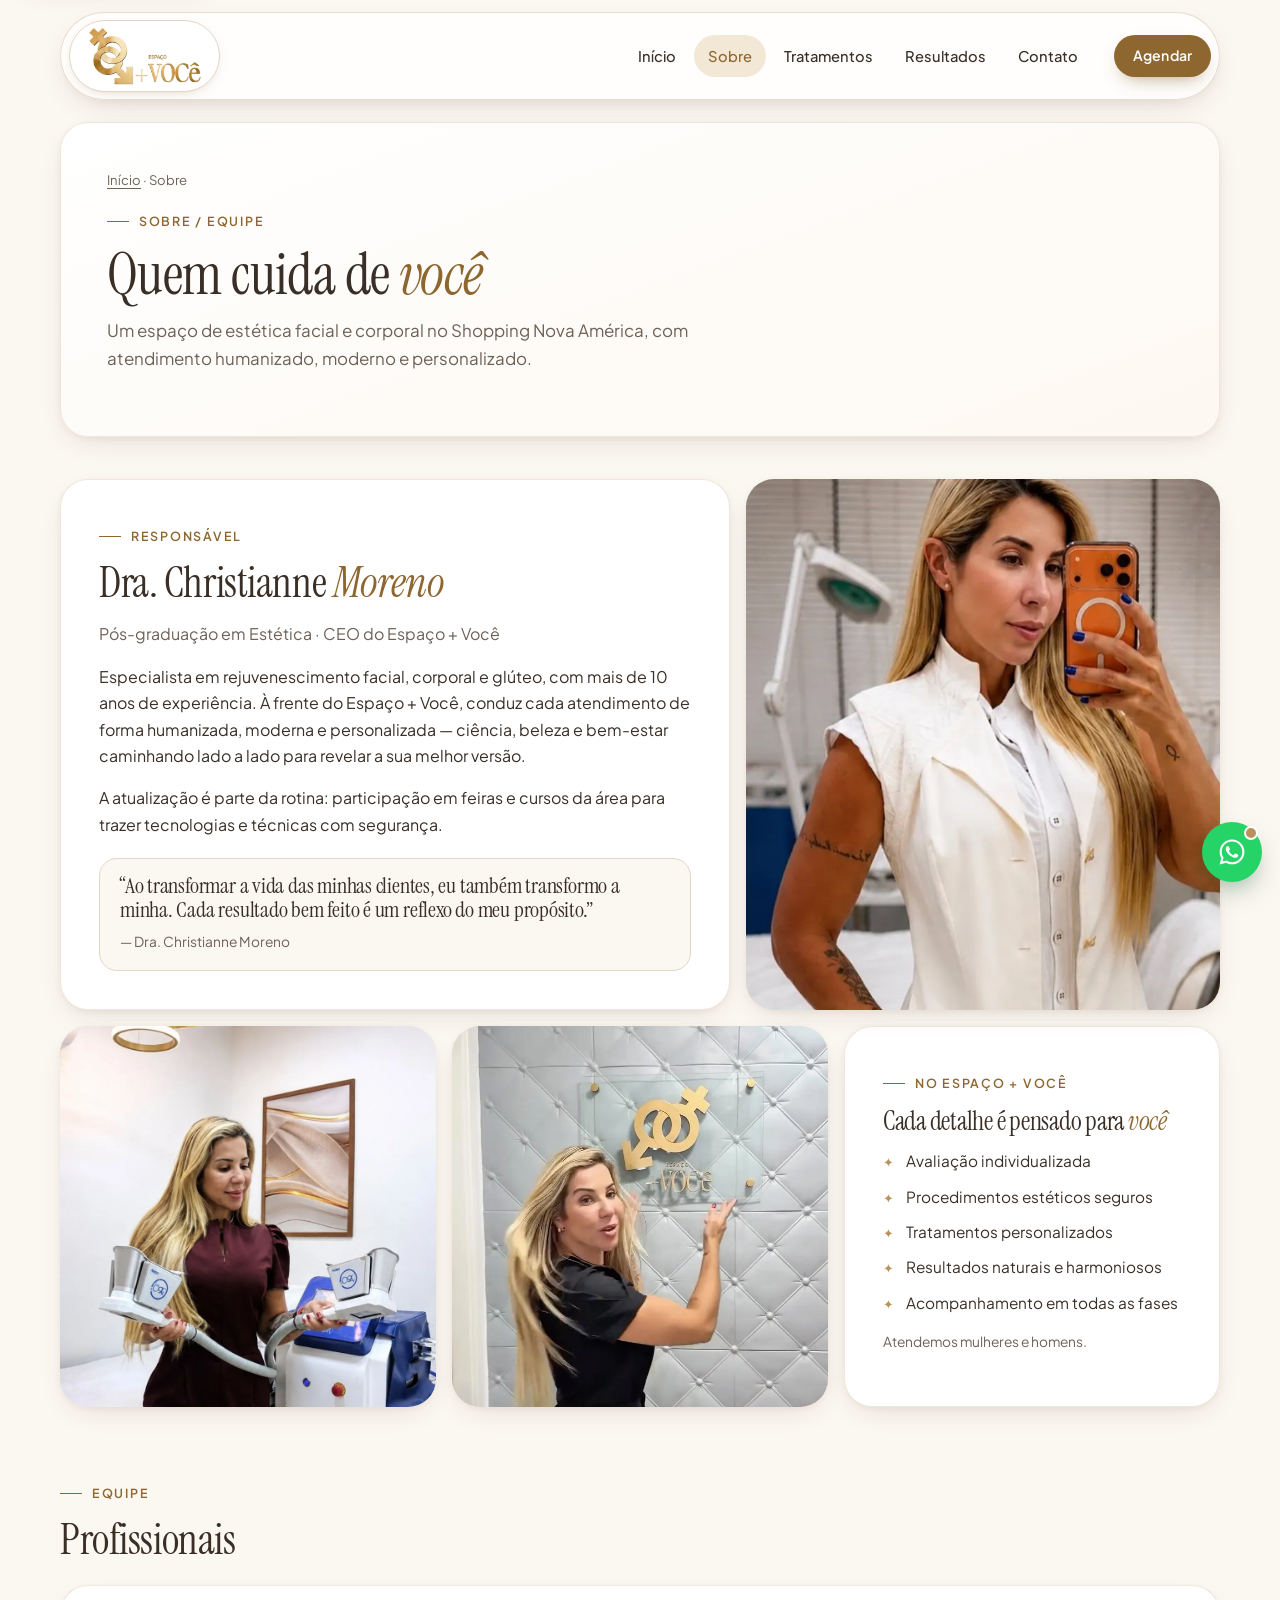
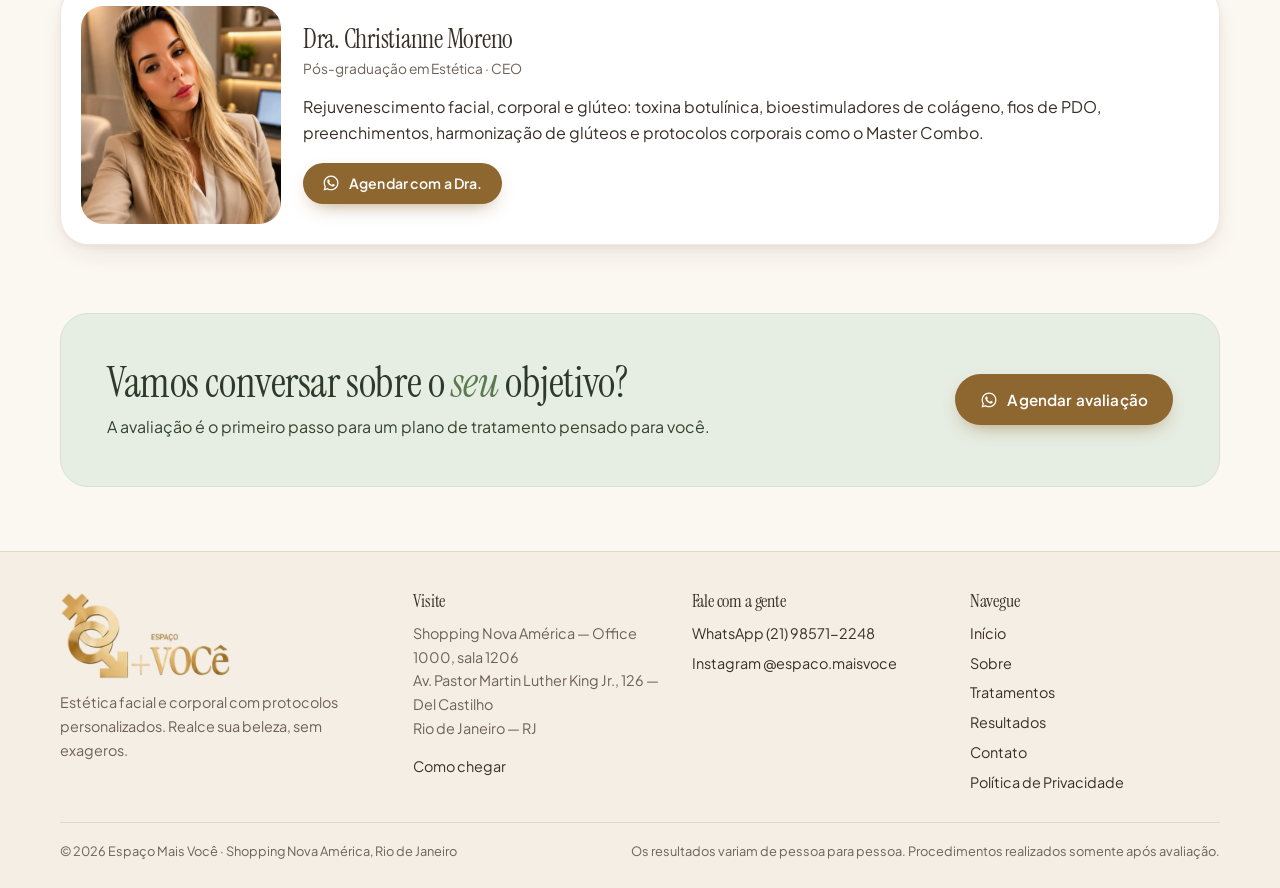
<file: sobre.html>
<!doctype html>
<html lang="pt-BR">
<head>
  <meta charset="utf-8">
  <meta name="viewport" content="width=device-width, initial-scale=1">
  <title>Sobre a Dra. Christianne Moreno | Espaço Mais Você</title>
  <meta name="description" content="Conheça a Dra. Christianne Moreno, pós-graduada em Estética e CEO do Espaço Mais Você, com mais de 10 anos de experiência em rejuvenescimento facial, corporal e glúteo.">
  <link rel="canonical" href="https://maxhomsi.github.io/Espaco_maisvoce/sobre.html">
  <meta name="theme-color" content="#fbf7f1">
  <meta property="og:type" content="website">
  <meta property="og:locale" content="pt_BR">
  <meta property="og:site_name" content="Espaço Mais Você">
  <meta property="og:title" content="Sobre a Dra. Christianne Moreno | Espaço Mais Você">
  <meta property="og:description" content="Conheça a Dra. Christianne Moreno, pós-graduada em Estética e CEO do Espaço Mais Você, com mais de 10 anos de experiência em rejuvenescimento facial, corporal e glúteo.">
  <meta property="og:url" content="https://maxhomsi.github.io/Espaco_maisvoce/sobre.html">
  <meta property="og:image" content="https://maxhomsi.github.io/Espaco_maisvoce/assets/img/og-espaco-mais-voce.jpg">
  <meta name="twitter:card" content="summary_large_image">
  <link rel="icon" href="favicon.ico" sizes="any">
  <link rel="icon" type="image/png" sizes="32x32" href="assets/img/favicon-32.png">
  <link rel="apple-touch-icon" href="assets/img/apple-touch-icon.png">
  <link rel="preload" href="assets/fonts/instrument-serif-latin-400-normal.woff2" as="font" type="font/woff2" crossorigin>
  <link rel="preload" href="assets/fonts/plus-jakarta-sans-latin-wght-normal.woff2" as="font" type="font/woff2" crossorigin>
  <link rel="stylesheet" href="assets/css/style.css">
  <script>document.documentElement.classList.add('js');</script>
  
</head>
<body data-pagina="sobre">
<a class="pular" href="#conteudo">Pular para o conteúdo</a>
<header class="topo">
  <div class="topo-pilula">
    <a class="marca" href="index.html" aria-label="Espaço Mais Você — página inicial">
      <img src="assets/img/logo-espaco-mais-voce.webp" alt="Espaço + Você" width="400" height="207">
    </a>
    <button class="btn-menu" type="button" aria-expanded="false" aria-controls="menu-principal" aria-label="Abrir menu"><svg viewBox="0 0 24 24" fill="none" stroke="currentColor" stroke-width="1.8" stroke-linecap="round" aria-hidden="true"><path d="M4 8h16M4 16h16"/></svg></button>
    <nav class="menu" id="menu-principal" aria-label="Menu principal">
      <a href="index.html">Início</a><a href="sobre.html" aria-current="page">Sobre</a><a href="tratamentos.html">Tratamentos</a><a href="resultados.html">Resultados</a><a href="contato.html">Contato</a>
      <a class="btn btn-primario btn-agendar-mobile" data-wa="" href="#"><svg viewBox="0 0 24 24" fill="currentColor" aria-hidden="true"><path d="M12.04 2C6.58 2 2.13 6.45 2.13 11.91c0 1.75.46 3.45 1.32 4.95L2.05 22l5.25-1.38c1.45.79 3.08 1.21 4.74 1.21 5.46 0 9.91-4.45 9.91-9.91C21.95 6.45 17.5 2 12.04 2zm0 18.15c-1.48 0-2.93-.4-4.2-1.15l-.3-.18-3.12.82.83-3.04-.2-.31a8.2 8.2 0 0 1-1.26-4.38c0-4.54 3.7-8.23 8.24-8.23 4.54 0 8.23 3.69 8.23 8.23 0 4.54-3.69 8.24-8.22 8.24zm4.52-6.16c-.25-.12-1.47-.72-1.69-.81-.23-.08-.39-.12-.56.12-.17.25-.64.81-.78.97-.14.17-.29.19-.54.06-.25-.12-1.05-.39-1.99-1.23-.74-.66-1.23-1.47-1.38-1.72-.14-.25-.02-.38.11-.51.11-.11.25-.29.37-.43.12-.14.17-.25.25-.41.08-.17.04-.31-.02-.43-.06-.12-.56-1.34-.76-1.84-.2-.48-.41-.42-.56-.43h-.48c-.17 0-.43.06-.66.31-.22.25-.86.85-.86 2.07 0 1.22.89 2.4 1.01 2.56.12.17 1.75 2.67 4.23 3.74.59.26 1.05.41 1.41.52.59.19 1.13.16 1.56.1.48-.07 1.47-.6 1.67-1.18.21-.58.21-1.07.14-1.18-.05-.11-.22-.17-.47-.29z"/></svg>Agendar avaliação</a>
    </nav>
    <a class="btn btn-primario btn-pequeno btn-agendar" data-wa="" href="#">Agendar</a>
  </div>
</header>

<main id="conteudo">
  <section class="pagina-topo container">
    <div class="card revelar">
      <nav class="migalhas" aria-label="Você está em"><a href="index.html">Início</a> · Sobre</nav>
      <span class="sobretitulo">Sobre / Equipe</span>
      <h1>Quem cuida de <em>você</em></h1>
      <p class="lead">Um espaço de estética facial e corporal no Shopping Nova América, com atendimento humanizado, moderno e personalizado.</p>
    </div>
  </section>

  <section class="secao container">
    <div class="bento-sobre">
      <div class="card texto-card b-7 revelar">
        <span class="sobretitulo">Responsável</span>
        <h2>Dra. Christianne <em>Moreno</em></h2>
        <p class="suave" style="margin-top:-6px">Pós-graduação em Estética · CEO do Espaço + Você <span data-registro></span></p>
        <p>Especialista em rejuvenescimento facial, corporal e glúteo, com mais de 10 anos de experiência. À frente do Espaço + Você, conduz cada atendimento de forma humanizada, moderna e personalizada — ciência, beleza e bem-estar caminhando lado a lado para revelar a sua melhor versão.</p>
        <p>A atualização é parte da rotina: participação em feiras e cursos da área para trazer tecnologias e técnicas com segurança.</p>
        <blockquote style="margin:20px 0 0;padding:16px 20px;border-radius:18px;background:var(--creme);border:1px solid var(--bege-linha)">
          <p class="titulo" style="font-size:1.35rem;margin:0 0 6px">“Ao transformar a vida das minhas clientes, eu também transformo a minha. Cada resultado bem feito é um reflexo do meu propósito.”</p>
          <span class="pequeno suave">— Dra. Christianne Moreno</span>
        </blockquote>
      </div>
      <div class="foto-card preencher b-5 revelar d1"><img src="assets/img/fotos/dra-christianne-jaleco.webp" alt="Dra. Christianne Moreno de jaleco branco na clínica" width="682" height="1334" style="object-position:center 20%"></div>

      <div class="foto-card preencher b-4 revelar"><img src="assets/img/fotos/dra-christianne-criolipolise.webp" alt="Dra. Christianne com o aparelho de criolipólise na sala de atendimento" loading="lazy" width="900" height="1601" style="object-position:center 30%"></div>
      <div class="foto-card preencher b-4 revelar d1"><img src="assets/img/fotos/espaco-recepcao.webp" alt="Recepção do Espaço Mais Você com o logo na parede" loading="lazy" width="720" height="1280" style="object-position:center 30%"></div>
      <div class="card texto-card b-4 revelar d2">
        <span class="sobretitulo">No Espaço + Você</span>
        <h3>Cada detalhe é pensado para <em>você</em></h3>
        <ul class="valores">
          <li>Avaliação individualizada</li>
          <li>Procedimentos estéticos seguros</li>
          <li>Tratamentos personalizados</li>
          <li>Resultados naturais e harmoniosos</li>
          <li>Acompanhamento em todas as fases</li>
        </ul>
        <p class="pequeno suave" style="margin-top:16px">Atendemos mulheres e homens.</p>
      </div>
    </div>
  </section>

  <section class="secao container" aria-labelledby="titulo-equipe">
    <div class="secao-cab revelar"><div><span class="sobretitulo">Equipe</span><h2 id="titulo-equipe">Profissionais</h2></div></div>
    <div class="card equipe-card revelar">
      <img src="assets/img/fotos/dra-christianne-retrato.webp" alt="Retrato da Dra. Christianne Moreno" loading="lazy" width="1000" height="1088">
      <div>
        <h3>Dra. Christianne Moreno</h3>
        <p class="suave pequeno">Pós-graduação em Estética · CEO <span data-registro></span></p>
        <p>Rejuvenescimento facial, corporal e glúteo: toxina botulínica, bioestimuladores de colágeno, fios de PDO, preenchimentos, harmonização de glúteos e protocolos corporais como o Master Combo.</p>
        <div class="grupo-btn"><a class="btn btn-primario btn-pequeno" data-wa="" href="#"><svg viewBox="0 0 24 24" fill="currentColor" aria-hidden="true"><path d="M12.04 2C6.58 2 2.13 6.45 2.13 11.91c0 1.75.46 3.45 1.32 4.95L2.05 22l5.25-1.38c1.45.79 3.08 1.21 4.74 1.21 5.46 0 9.91-4.45 9.91-9.91C21.95 6.45 17.5 2 12.04 2zm0 18.15c-1.48 0-2.93-.4-4.2-1.15l-.3-.18-3.12.82.83-3.04-.2-.31a8.2 8.2 0 0 1-1.26-4.38c0-4.54 3.7-8.23 8.24-8.23 4.54 0 8.23 3.69 8.23 8.23 0 4.54-3.69 8.24-8.22 8.24zm4.52-6.16c-.25-.12-1.47-.72-1.69-.81-.23-.08-.39-.12-.56.12-.17.25-.64.81-.78.97-.14.17-.29.19-.54.06-.25-.12-1.05-.39-1.99-1.23-.74-.66-1.23-1.47-1.38-1.72-.14-.25-.02-.38.11-.51.11-.11.25-.29.37-.43.12-.14.17-.25.25-.41.08-.17.04-.31-.02-.43-.06-.12-.56-1.34-.76-1.84-.2-.48-.41-.42-.56-.43h-.48c-.17 0-.43.06-.66.31-.22.25-.86.85-.86 2.07 0 1.22.89 2.4 1.01 2.56.12.17 1.75 2.67 4.23 3.74.59.26 1.05.41 1.41.52.59.19 1.13.16 1.56.1.48-.07 1.47-.6 1.67-1.18.21-.58.21-1.07.14-1.18-.05-.11-.22-.17-.47-.29z"/></svg>Agendar com a Dra.</a></div>
      </div>
    </div>
  </section>

  <section class="secao container">
    <div class="cta-final revelar">
      <div><h2>Vamos conversar sobre o <em>seu</em> objetivo?</h2><p>A avaliação é o primeiro passo para um plano de tratamento pensado para você.</p></div>
      <div class="grupo-btn"><a class="btn btn-primario" data-wa="" href="#"><svg viewBox="0 0 24 24" fill="currentColor" aria-hidden="true"><path d="M12.04 2C6.58 2 2.13 6.45 2.13 11.91c0 1.75.46 3.45 1.32 4.95L2.05 22l5.25-1.38c1.45.79 3.08 1.21 4.74 1.21 5.46 0 9.91-4.45 9.91-9.91C21.95 6.45 17.5 2 12.04 2zm0 18.15c-1.48 0-2.93-.4-4.2-1.15l-.3-.18-3.12.82.83-3.04-.2-.31a8.2 8.2 0 0 1-1.26-4.38c0-4.54 3.7-8.23 8.24-8.23 4.54 0 8.23 3.69 8.23 8.23 0 4.54-3.69 8.24-8.22 8.24zm4.52-6.16c-.25-.12-1.47-.72-1.69-.81-.23-.08-.39-.12-.56.12-.17.25-.64.81-.78.97-.14.17-.29.19-.54.06-.25-.12-1.05-.39-1.99-1.23-.74-.66-1.23-1.47-1.38-1.72-.14-.25-.02-.38.11-.51.11-.11.25-.29.37-.43.12-.14.17-.25.25-.41.08-.17.04-.31-.02-.43-.06-.12-.56-1.34-.76-1.84-.2-.48-.41-.42-.56-.43h-.48c-.17 0-.43.06-.66.31-.22.25-.86.85-.86 2.07 0 1.22.89 2.4 1.01 2.56.12.17 1.75 2.67 4.23 3.74.59.26 1.05.41 1.41.52.59.19 1.13.16 1.56.1.48-.07 1.47-.6 1.67-1.18.21-.58.21-1.07.14-1.18-.05-.11-.22-.17-.47-.29z"/></svg>Agendar avaliação</a></div>
    </div>
  </section>
</main>

<footer class="rodape">
  <div class="container">
    <div class="rodape-grid">
      <div>
        <img class="logo-rodape" src="assets/img/logo-espaco-mais-voce.webp" alt="Espaço + Você" width="400" height="207" loading="lazy">
        <p>Estética facial e corporal com protocolos personalizados. Realce sua beleza, sem exageros.</p>
      </div>
      <div>
        <h3>Visite</h3>
        <p><span data-cfg="endereco.linha1">Shopping Nova América — Office 1000, sala 1206</span><br>
        <span data-cfg="endereco.linha2">Av. Pastor Martin Luther King Jr., 126 — Del Castilho</span><br>
        <span data-cfg="endereco.cidade">Rio de Janeiro — RJ</span></p>
        <p><a data-maps href="#">Como chegar</a></p>
      </div>
      <div>
        <h3>Fale com a gente</h3>
        <ul>
          <li><a data-wa="" href="#">WhatsApp <span data-cfg="whatsappExibicao">(21) 98571-2248</span></a></li>
          <li><a data-insta href="#">Instagram <span data-cfg="instagramUsuario">@espaco.maisvoce</span></a></li>
          <li data-email-bloco><a data-email href="#"></a></li>
        </ul>
      </div>
      <div>
        <h3>Navegue</h3>
        <ul>
          <li><a href="index.html">Início</a></li><li><a href="sobre.html">Sobre</a></li><li><a href="tratamentos.html">Tratamentos</a></li><li><a href="resultados.html">Resultados</a></li><li><a href="contato.html">Contato</a></li>
          <li><a href="privacidade.html">Política de Privacidade</a></li>
        </ul>
      </div>
    </div>
    <div class="rodape-base">
      <span>© <span data-ano>2026</span> Espaço Mais Você · Shopping Nova América, Rio de Janeiro</span>
      <span>Os resultados variam de pessoa para pessoa. Procedimentos realizados somente após avaliação.</span>
    </div>
  </div>
</footer>
<script src="assets/js/config.js"></script>
<script src="assets/js/dados.js"></script>
<script src="assets/js/main.js"></script>
<script src="assets/js/assistente.js"></script>
</body>
</html>
</file>
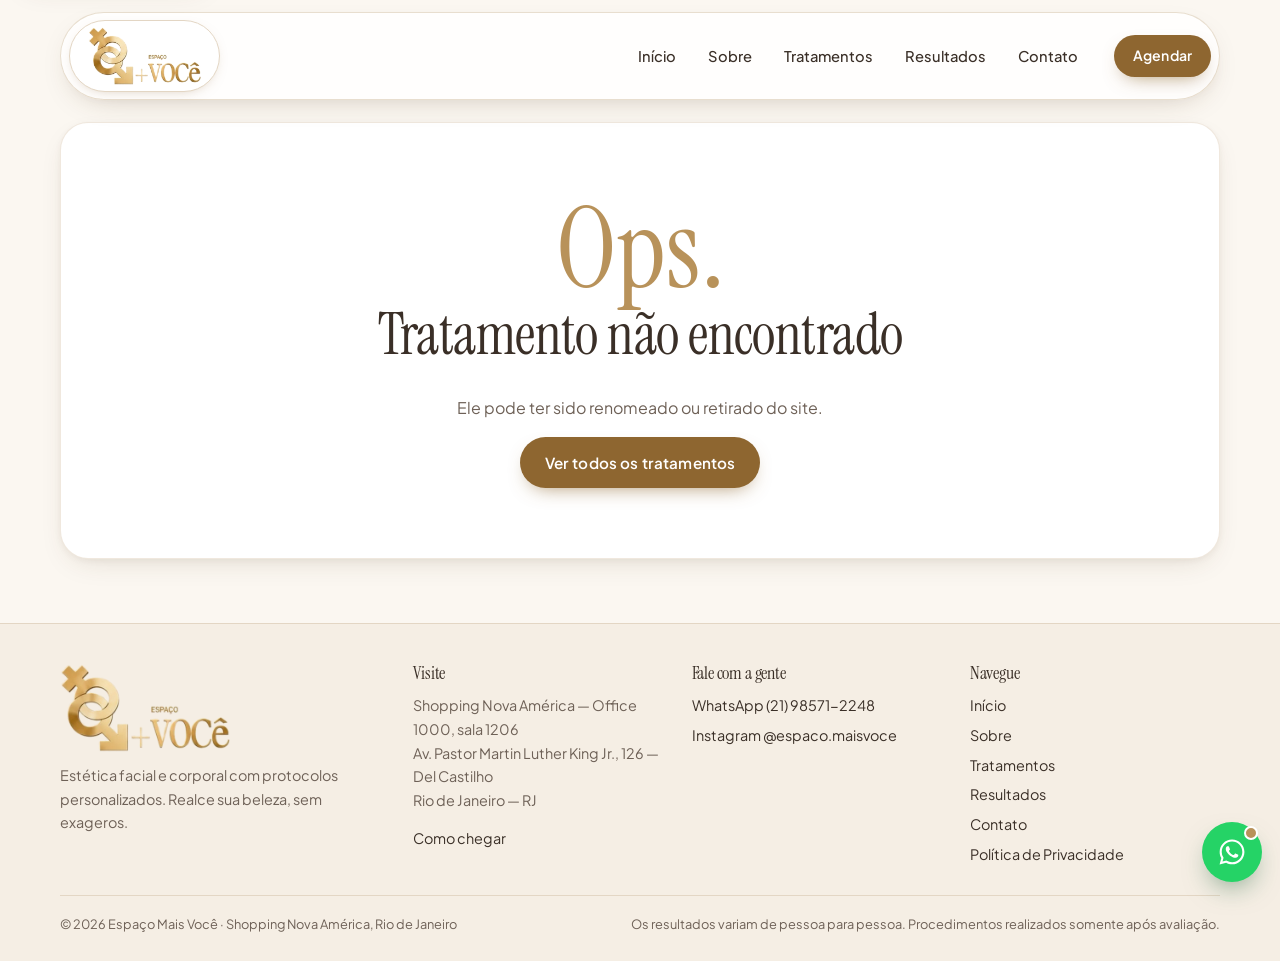
<file: tratamento.html>
<!doctype html>
<html lang="pt-BR">
<head>
  <meta charset="utf-8">
  <meta name="viewport" content="width=device-width, initial-scale=1">
  <title>Tratamento | Espaço Mais Você</title>
  <meta name="description" content="Tratamento estético no Espaço Mais Você, Shopping Nova América — Del Castilho, Rio de Janeiro.">
  <link rel="canonical" href="https://maxhomsi.github.io/Espaco_maisvoce/tratamentos.html">
  <meta name="theme-color" content="#fbf7f1">
  <meta property="og:type" content="website">
  <meta property="og:locale" content="pt_BR">
  <meta property="og:site_name" content="Espaço Mais Você">
  <meta property="og:title" content="Tratamento | Espaço Mais Você">
  <meta property="og:description" content="Tratamento estético no Espaço Mais Você, Shopping Nova América — Del Castilho, Rio de Janeiro.">
  <meta property="og:url" content="https://maxhomsi.github.io/Espaco_maisvoce/tratamentos.html">
  <meta property="og:image" content="https://maxhomsi.github.io/Espaco_maisvoce/assets/img/og-espaco-mais-voce.jpg">
  <meta name="twitter:card" content="summary_large_image">
  <link rel="icon" href="favicon.ico" sizes="any">
  <link rel="icon" type="image/png" sizes="32x32" href="assets/img/favicon-32.png">
  <link rel="apple-touch-icon" href="assets/img/apple-touch-icon.png">
  <link rel="preload" href="assets/fonts/instrument-serif-latin-400-normal.woff2" as="font" type="font/woff2" crossorigin>
  <link rel="preload" href="assets/fonts/plus-jakarta-sans-latin-wght-normal.woff2" as="font" type="font/woff2" crossorigin>
  <link rel="stylesheet" href="assets/css/style.css">
  <script>document.documentElement.classList.add('js');</script>
  
</head>
<body data-pagina="tratamento">
<a class="pular" href="#conteudo">Pular para o conteúdo</a>
<header class="topo">
  <div class="topo-pilula">
    <a class="marca" href="index.html" aria-label="Espaço Mais Você — página inicial">
      <img src="assets/img/logo-espaco-mais-voce.webp" alt="Espaço + Você" width="400" height="207">
    </a>
    <button class="btn-menu" type="button" aria-expanded="false" aria-controls="menu-principal" aria-label="Abrir menu"><svg viewBox="0 0 24 24" fill="none" stroke="currentColor" stroke-width="1.8" stroke-linecap="round" aria-hidden="true"><path d="M4 8h16M4 16h16"/></svg></button>
    <nav class="menu" id="menu-principal" aria-label="Menu principal">
      <a href="index.html">Início</a><a href="sobre.html">Sobre</a><a href="tratamentos.html">Tratamentos</a><a href="resultados.html">Resultados</a><a href="contato.html">Contato</a>
      <a class="btn btn-primario btn-agendar-mobile" data-wa="" href="#"><svg viewBox="0 0 24 24" fill="currentColor" aria-hidden="true"><path d="M12.04 2C6.58 2 2.13 6.45 2.13 11.91c0 1.75.46 3.45 1.32 4.95L2.05 22l5.25-1.38c1.45.79 3.08 1.21 4.74 1.21 5.46 0 9.91-4.45 9.91-9.91C21.95 6.45 17.5 2 12.04 2zm0 18.15c-1.48 0-2.93-.4-4.2-1.15l-.3-.18-3.12.82.83-3.04-.2-.31a8.2 8.2 0 0 1-1.26-4.38c0-4.54 3.7-8.23 8.24-8.23 4.54 0 8.23 3.69 8.23 8.23 0 4.54-3.69 8.24-8.22 8.24zm4.52-6.16c-.25-.12-1.47-.72-1.69-.81-.23-.08-.39-.12-.56.12-.17.25-.64.81-.78.97-.14.17-.29.19-.54.06-.25-.12-1.05-.39-1.99-1.23-.74-.66-1.23-1.47-1.38-1.72-.14-.25-.02-.38.11-.51.11-.11.25-.29.37-.43.12-.14.17-.25.25-.41.08-.17.04-.31-.02-.43-.06-.12-.56-1.34-.76-1.84-.2-.48-.41-.42-.56-.43h-.48c-.17 0-.43.06-.66.31-.22.25-.86.85-.86 2.07 0 1.22.89 2.4 1.01 2.56.12.17 1.75 2.67 4.23 3.74.59.26 1.05.41 1.41.52.59.19 1.13.16 1.56.1.48-.07 1.47-.6 1.67-1.18.21-.58.21-1.07.14-1.18-.05-.11-.22-.17-.47-.29z"/></svg>Agendar avaliação</a>
    </nav>
    <a class="btn btn-primario btn-pequeno btn-agendar" data-wa="" href="#">Agendar</a>
  </div>
</header>

<main id="conteudo">
  <section class="secao container" style="padding-top:18px">
    <div id="tratamento" aria-live="polite"><p class="suave">Carregando…</p></div>
  </section>
  <section class="secao container" id="relacionados" hidden aria-labelledby="titulo-rel">
    <div class="carrossel-wrap">
      <div class="secao-cab">
        <div><span class="sobretitulo">Veja também</span><h2 id="titulo-rel">Outros <em>tratamentos</em></h2></div>
        <div class="setas">
          <button class="seta seta-ant" type="button" aria-label="Anteriores"><svg viewBox="0 0 24 24" fill="none" stroke="currentColor" stroke-width="1.8" stroke-linecap="round" stroke-linejoin="round" aria-hidden="true"><path d="M15 6l-6 6 6 6"/></svg></button>
          <button class="seta seta-prox" type="button" aria-label="Próximos"><svg viewBox="0 0 24 24" fill="none" stroke="currentColor" stroke-width="1.8" stroke-linecap="round" stroke-linejoin="round" aria-hidden="true"><path d="M9 6l6 6-6 6"/></svg></button>
        </div>
      </div>
      <div class="carrossel" tabindex="0" aria-label="Outros tratamentos"></div>
    </div>
  </section>
</main>

<footer class="rodape">
  <div class="container">
    <div class="rodape-grid">
      <div>
        <img class="logo-rodape" src="assets/img/logo-espaco-mais-voce.webp" alt="Espaço + Você" width="400" height="207" loading="lazy">
        <p>Estética facial e corporal com protocolos personalizados. Realce sua beleza, sem exageros.</p>
      </div>
      <div>
        <h3>Visite</h3>
        <p><span data-cfg="endereco.linha1">Shopping Nova América — Office 1000, sala 1206</span><br>
        <span data-cfg="endereco.linha2">Av. Pastor Martin Luther King Jr., 126 — Del Castilho</span><br>
        <span data-cfg="endereco.cidade">Rio de Janeiro — RJ</span></p>
        <p><a data-maps href="#">Como chegar</a></p>
      </div>
      <div>
        <h3>Fale com a gente</h3>
        <ul>
          <li><a data-wa="" href="#">WhatsApp <span data-cfg="whatsappExibicao">(21) 98571-2248</span></a></li>
          <li><a data-insta href="#">Instagram <span data-cfg="instagramUsuario">@espaco.maisvoce</span></a></li>
          <li data-email-bloco><a data-email href="#"></a></li>
        </ul>
      </div>
      <div>
        <h3>Navegue</h3>
        <ul>
          <li><a href="index.html">Início</a></li><li><a href="sobre.html">Sobre</a></li><li><a href="tratamentos.html">Tratamentos</a></li><li><a href="resultados.html">Resultados</a></li><li><a href="contato.html">Contato</a></li>
          <li><a href="privacidade.html">Política de Privacidade</a></li>
        </ul>
      </div>
    </div>
    <div class="rodape-base">
      <span>© <span data-ano>2026</span> Espaço Mais Você · Shopping Nova América, Rio de Janeiro</span>
      <span>Os resultados variam de pessoa para pessoa. Procedimentos realizados somente após avaliação.</span>
    </div>
  </div>
</footer>
<script src="assets/js/config.js"></script>
<script src="assets/js/dados.js"></script>
<script src="assets/js/main.js"></script>
<script src="assets/js/assistente.js"></script>
</body>
</html>
</file>
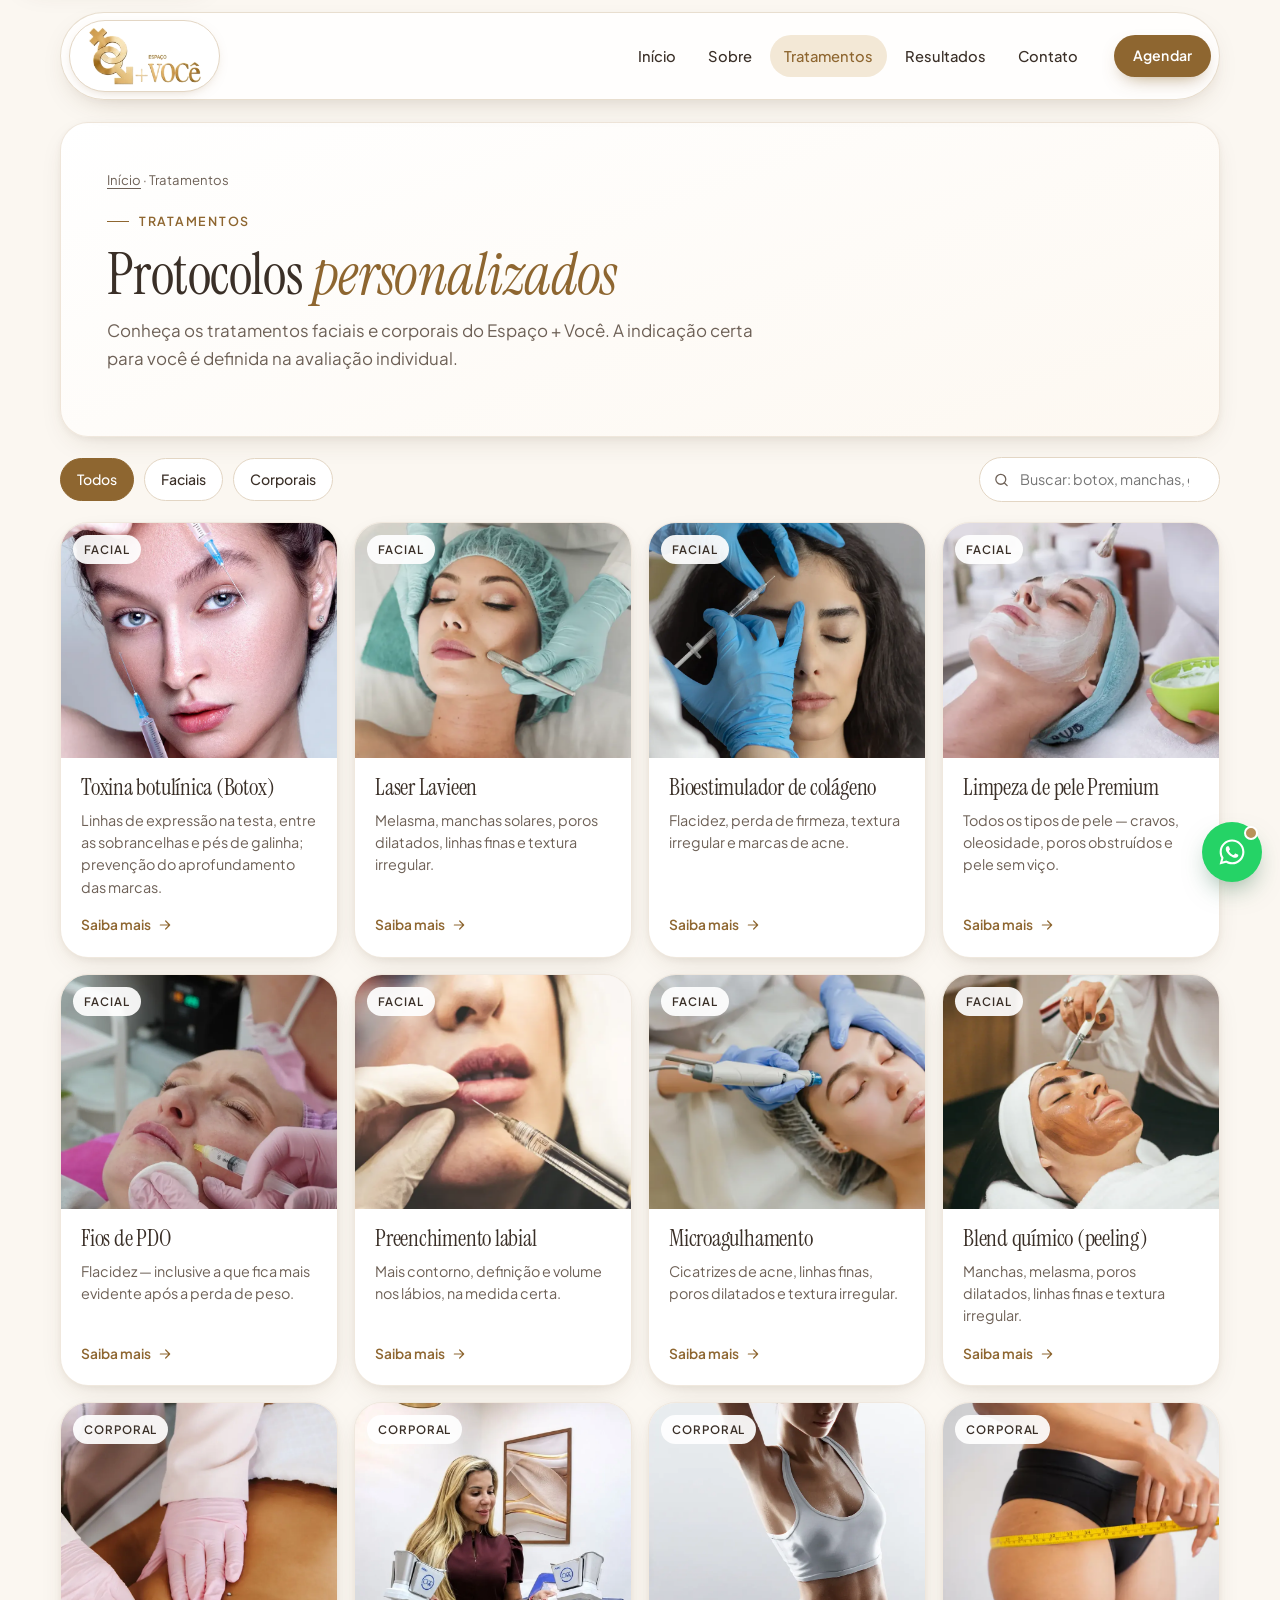
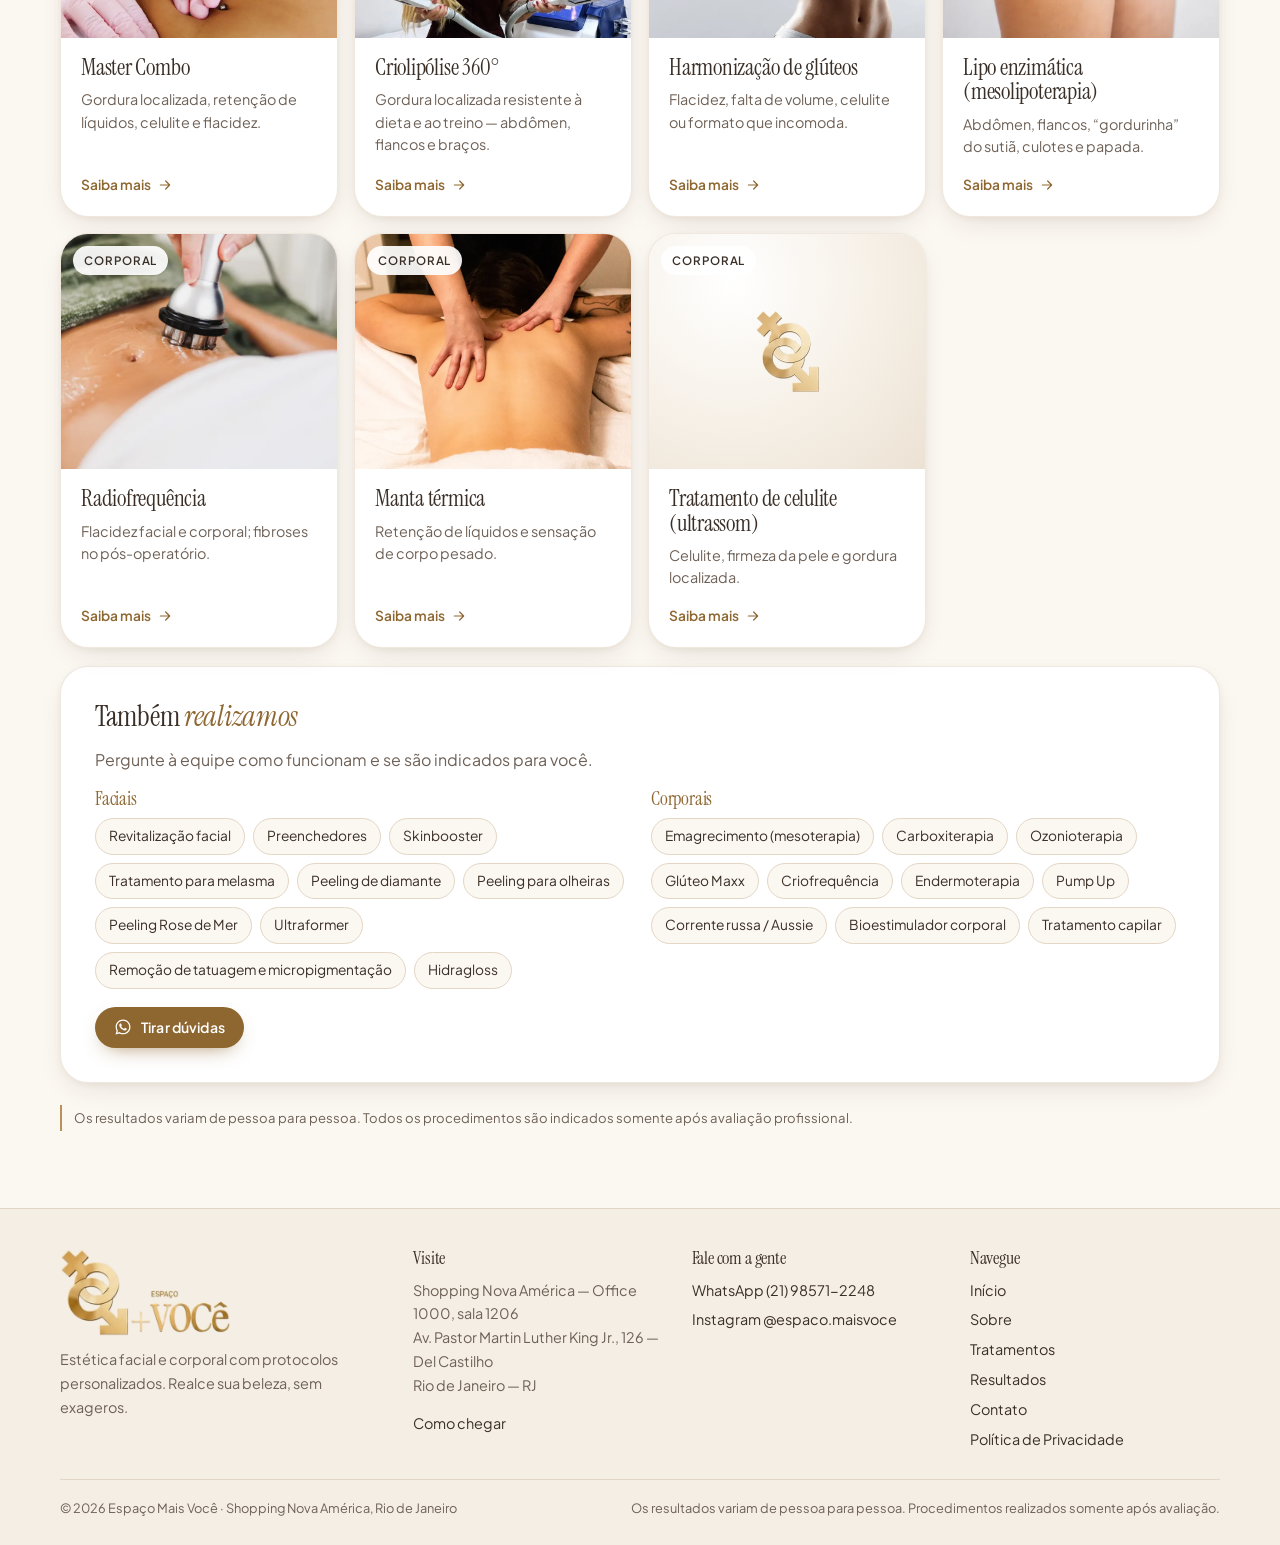
<file: tratamentos.html>
<!doctype html>
<html lang="pt-BR">
<head>
  <meta charset="utf-8">
  <meta name="viewport" content="width=device-width, initial-scale=1">
  <title>Tratamentos faciais e corporais | Espaço Mais Você</title>
  <meta name="description" content="Botox, Laser Lavieen, bioestimulador de colágeno, fios de PDO, limpeza de pele Premium, Master Combo, Criolipólise 360°, harmonização de glúteos e mais no Shopping Nova América.">
  <link rel="canonical" href="https://maxhomsi.github.io/Espaco_maisvoce/tratamentos.html">
  <meta name="theme-color" content="#fbf7f1">
  <meta property="og:type" content="website">
  <meta property="og:locale" content="pt_BR">
  <meta property="og:site_name" content="Espaço Mais Você">
  <meta property="og:title" content="Tratamentos faciais e corporais | Espaço Mais Você">
  <meta property="og:description" content="Botox, Laser Lavieen, bioestimulador de colágeno, fios de PDO, limpeza de pele Premium, Master Combo, Criolipólise 360°, harmonização de glúteos e mais no Shopping Nova América.">
  <meta property="og:url" content="https://maxhomsi.github.io/Espaco_maisvoce/tratamentos.html">
  <meta property="og:image" content="https://maxhomsi.github.io/Espaco_maisvoce/assets/img/og-espaco-mais-voce.jpg">
  <meta name="twitter:card" content="summary_large_image">
  <link rel="icon" href="favicon.ico" sizes="any">
  <link rel="icon" type="image/png" sizes="32x32" href="assets/img/favicon-32.png">
  <link rel="apple-touch-icon" href="assets/img/apple-touch-icon.png">
  <link rel="preload" href="assets/fonts/instrument-serif-latin-400-normal.woff2" as="font" type="font/woff2" crossorigin>
  <link rel="preload" href="assets/fonts/plus-jakarta-sans-latin-wght-normal.woff2" as="font" type="font/woff2" crossorigin>
  <link rel="stylesheet" href="assets/css/style.css">
  <script>document.documentElement.classList.add('js');</script>
  
</head>
<body data-pagina="tratamentos">
<a class="pular" href="#conteudo">Pular para o conteúdo</a>
<header class="topo">
  <div class="topo-pilula">
    <a class="marca" href="index.html" aria-label="Espaço Mais Você — página inicial">
      <img src="assets/img/logo-espaco-mais-voce.webp" alt="Espaço + Você" width="400" height="207">
    </a>
    <button class="btn-menu" type="button" aria-expanded="false" aria-controls="menu-principal" aria-label="Abrir menu"><svg viewBox="0 0 24 24" fill="none" stroke="currentColor" stroke-width="1.8" stroke-linecap="round" aria-hidden="true"><path d="M4 8h16M4 16h16"/></svg></button>
    <nav class="menu" id="menu-principal" aria-label="Menu principal">
      <a href="index.html">Início</a><a href="sobre.html">Sobre</a><a href="tratamentos.html" aria-current="page">Tratamentos</a><a href="resultados.html">Resultados</a><a href="contato.html">Contato</a>
      <a class="btn btn-primario btn-agendar-mobile" data-wa="" href="#"><svg viewBox="0 0 24 24" fill="currentColor" aria-hidden="true"><path d="M12.04 2C6.58 2 2.13 6.45 2.13 11.91c0 1.75.46 3.45 1.32 4.95L2.05 22l5.25-1.38c1.45.79 3.08 1.21 4.74 1.21 5.46 0 9.91-4.45 9.91-9.91C21.95 6.45 17.5 2 12.04 2zm0 18.15c-1.48 0-2.93-.4-4.2-1.15l-.3-.18-3.12.82.83-3.04-.2-.31a8.2 8.2 0 0 1-1.26-4.38c0-4.54 3.7-8.23 8.24-8.23 4.54 0 8.23 3.69 8.23 8.23 0 4.54-3.69 8.24-8.22 8.24zm4.52-6.16c-.25-.12-1.47-.72-1.69-.81-.23-.08-.39-.12-.56.12-.17.25-.64.81-.78.97-.14.17-.29.19-.54.06-.25-.12-1.05-.39-1.99-1.23-.74-.66-1.23-1.47-1.38-1.72-.14-.25-.02-.38.11-.51.11-.11.25-.29.37-.43.12-.14.17-.25.25-.41.08-.17.04-.31-.02-.43-.06-.12-.56-1.34-.76-1.84-.2-.48-.41-.42-.56-.43h-.48c-.17 0-.43.06-.66.31-.22.25-.86.85-.86 2.07 0 1.22.89 2.4 1.01 2.56.12.17 1.75 2.67 4.23 3.74.59.26 1.05.41 1.41.52.59.19 1.13.16 1.56.1.48-.07 1.47-.6 1.67-1.18.21-.58.21-1.07.14-1.18-.05-.11-.22-.17-.47-.29z"/></svg>Agendar avaliação</a>
    </nav>
    <a class="btn btn-primario btn-pequeno btn-agendar" data-wa="" href="#">Agendar</a>
  </div>
</header>

<main id="conteudo">
  <section class="pagina-topo container">
    <div class="card revelar">
      <nav class="migalhas" aria-label="Você está em"><a href="index.html">Início</a> · Tratamentos</nav>
      <span class="sobretitulo">Tratamentos</span>
      <h1>Protocolos <em>personalizados</em></h1>
      <p class="lead">Conheça os tratamentos faciais e corporais do Espaço + Você. A indicação certa para você é definida na avaliação individual.</p>
    </div>
  </section>
  <section class="secao container" style="padding-top:12px">
    <div class="filtros" role="group" aria-label="Filtrar tratamentos">
      <button class="chip" type="button" data-cat="Todos" aria-pressed="true">Todos</button>
      <button class="chip" type="button" data-cat="Facial" aria-pressed="false">Faciais</button>
      <button class="chip" type="button" data-cat="Corporal" aria-pressed="false">Corporais</button>
      <div class="busca"><svg viewBox="0 0 24 24" fill="none" stroke="currentColor" stroke-width="1.8" stroke-linecap="round" aria-hidden="true"><circle cx="11" cy="11" r="7"/><path d="M20 20l-3.5-3.5"/></svg><label class="sr-only" for="busca-tratamentos">Buscar tratamento</label>
        <input id="busca-tratamentos" type="search" placeholder="Buscar: botox, manchas, gordura…" autocomplete="off"></div>
    </div>
    <div class="grade" id="grade-tratamentos" aria-live="polite"></div>

    <div class="card outros" id="outros-tratamentos" hidden>
      <h2>Também <em>realizamos</em></h2>
      <p class="suave">Pergunte à equipe como funcionam e se são indicados para você.</p>
      <div class="outros-grid"></div>
      <p style="margin:18px 0 0"><a class="btn btn-primario btn-pequeno" data-wa="Olá! Vim pelo site e gostaria de saber mais sobre um tratamento." href="#"><svg viewBox="0 0 24 24" fill="currentColor" aria-hidden="true"><path d="M12.04 2C6.58 2 2.13 6.45 2.13 11.91c0 1.75.46 3.45 1.32 4.95L2.05 22l5.25-1.38c1.45.79 3.08 1.21 4.74 1.21 5.46 0 9.91-4.45 9.91-9.91C21.95 6.45 17.5 2 12.04 2zm0 18.15c-1.48 0-2.93-.4-4.2-1.15l-.3-.18-3.12.82.83-3.04-.2-.31a8.2 8.2 0 0 1-1.26-4.38c0-4.54 3.7-8.23 8.24-8.23 4.54 0 8.23 3.69 8.23 8.23 0 4.54-3.69 8.24-8.22 8.24zm4.52-6.16c-.25-.12-1.47-.72-1.69-.81-.23-.08-.39-.12-.56.12-.17.25-.64.81-.78.97-.14.17-.29.19-.54.06-.25-.12-1.05-.39-1.99-1.23-.74-.66-1.23-1.47-1.38-1.72-.14-.25-.02-.38.11-.51.11-.11.25-.29.37-.43.12-.14.17-.25.25-.41.08-.17.04-.31-.02-.43-.06-.12-.56-1.34-.76-1.84-.2-.48-.41-.42-.56-.43h-.48c-.17 0-.43.06-.66.31-.22.25-.86.85-.86 2.07 0 1.22.89 2.4 1.01 2.56.12.17 1.75 2.67 4.23 3.74.59.26 1.05.41 1.41.52.59.19 1.13.16 1.56.1.48-.07 1.47-.6 1.67-1.18.21-.58.21-1.07.14-1.18-.05-.11-.22-.17-.47-.29z"/></svg>Tirar dúvidas</a></p>
    </div>
    <p class="aviso" style="margin-top:22px">Os resultados variam de pessoa para pessoa. Todos os procedimentos são indicados somente após avaliação profissional.</p>
  </section>
</main>

<footer class="rodape">
  <div class="container">
    <div class="rodape-grid">
      <div>
        <img class="logo-rodape" src="assets/img/logo-espaco-mais-voce.webp" alt="Espaço + Você" width="400" height="207" loading="lazy">
        <p>Estética facial e corporal com protocolos personalizados. Realce sua beleza, sem exageros.</p>
      </div>
      <div>
        <h3>Visite</h3>
        <p><span data-cfg="endereco.linha1">Shopping Nova América — Office 1000, sala 1206</span><br>
        <span data-cfg="endereco.linha2">Av. Pastor Martin Luther King Jr., 126 — Del Castilho</span><br>
        <span data-cfg="endereco.cidade">Rio de Janeiro — RJ</span></p>
        <p><a data-maps href="#">Como chegar</a></p>
      </div>
      <div>
        <h3>Fale com a gente</h3>
        <ul>
          <li><a data-wa="" href="#">WhatsApp <span data-cfg="whatsappExibicao">(21) 98571-2248</span></a></li>
          <li><a data-insta href="#">Instagram <span data-cfg="instagramUsuario">@espaco.maisvoce</span></a></li>
          <li data-email-bloco><a data-email href="#"></a></li>
        </ul>
      </div>
      <div>
        <h3>Navegue</h3>
        <ul>
          <li><a href="index.html">Início</a></li><li><a href="sobre.html">Sobre</a></li><li><a href="tratamentos.html">Tratamentos</a></li><li><a href="resultados.html">Resultados</a></li><li><a href="contato.html">Contato</a></li>
          <li><a href="privacidade.html">Política de Privacidade</a></li>
        </ul>
      </div>
    </div>
    <div class="rodape-base">
      <span>© <span data-ano>2026</span> Espaço Mais Você · Shopping Nova América, Rio de Janeiro</span>
      <span>Os resultados variam de pessoa para pessoa. Procedimentos realizados somente após avaliação.</span>
    </div>
  </div>
</footer>
<script src="assets/js/config.js"></script>
<script src="assets/js/dados.js"></script>
<script src="assets/js/main.js"></script>
<script src="assets/js/assistente.js"></script>
</body>
</html>
</file>
<file: assets/css/style.css>
/* =========================================================
   Espaço Mais Você — estilos
   Claro e delicado: creme + dourado; verde-sálvia só no bloco final
   ========================================================= */

@font-face {
  font-family: "Instrument Serif";
  src: url("../fonts/instrument-serif-latin-400-normal.woff2") format("woff2");
  font-weight: 400; font-style: normal; font-display: swap;
}
@font-face {
  font-family: "Instrument Serif";
  src: url("../fonts/instrument-serif-latin-400-italic.woff2") format("woff2");
  font-weight: 400; font-style: italic; font-display: swap;
}
@font-face {
  font-family: "Plus Jakarta Sans";
  src: url("../fonts/plus-jakarta-sans-latin-wght-normal.woff2") format("woff2");
  font-weight: 200 800; font-style: normal; font-display: swap;
}
@font-face {
  font-family: "Plus Jakarta Sans";
  src: url("../fonts/plus-jakarta-sans-latin-wght-italic.woff2") format("woff2");
  font-weight: 200 800; font-style: italic; font-display: swap;
}

:root {
  --creme: #fbf7f1;
  --creme-2: #f5eee4;
  --bege: #ece2d4;
  --bege-linha: #e3d6c4;
  --branco: #ffffff;
  --texto: #3a2f27;
  --texto-suave: #6e6157;
  --dourado: #8e6630;        /* botões e destaques (contraste AA com branco) */
  --dourado-claro: #b8925a;
  --dourado-bg: #f3e8d6;
  --marinho: #23304a;        /* só em detalhes mínimos */
  --salvia: #e6ede2;         /* bloco final */
  --salvia-texto: #33452f;
  --raio: 28px;
  --raio-sm: 18px;
  --sombra: 0 10px 30px -12px rgba(80, 56, 28, .18), 0 2px 6px rgba(80, 56, 28, .05);
  --sombra-hover: 0 18px 40px -14px rgba(80, 56, 28, .28), 0 3px 8px rgba(80, 56, 28, .06);
  --serif: "Instrument Serif", "Times New Roman", serif;
  --sans: "Plus Jakarta Sans", system-ui, -apple-system, "Segoe UI", sans-serif;
  --larg: 1160px;
}

*, *::before, *::after { box-sizing: border-box; }
html { -webkit-text-size-adjust: 100%; scroll-behavior: smooth; }
body {
  margin: 0;
  font-family: var(--sans);
  font-size: 16px;
  line-height: 1.65;
  color: var(--texto);
  background: var(--creme);
  overflow-x: hidden;
}
img { max-width: 100%; display: block; }
a { color: var(--dourado); text-underline-offset: 3px; }
button { font: inherit; }
:focus-visible { outline: 2px solid var(--dourado); outline-offset: 3px; border-radius: 6px; }

.sr-only {
  position: absolute !important; width: 1px; height: 1px; padding: 0; margin: -1px;
  overflow: hidden; clip: rect(0 0 0 0); white-space: nowrap; border: 0;
}
.pular {
  position: absolute; left: 16px; top: -60px; z-index: 200; background: var(--branco);
  padding: 10px 16px; border-radius: 12px; box-shadow: var(--sombra);
}
.pular:focus { top: 12px; }

.container { width: min(var(--larg), 100% - 32px); margin-inline: auto; }

/* ---------- Tipografia ---------- */
h1, h2, h3, .titulo {
  font-family: var(--serif);
  font-weight: 400;
  line-height: 1.08;
  letter-spacing: -0.01em;
  color: var(--texto);
  margin: 0 0 .5em;
}
h1 { font-size: clamp(2.35rem, 1.6rem + 2.6vw, 3.55rem); }
h2 { font-size: clamp(1.9rem, 1.45rem + 1.6vw, 2.65rem); }
h3 { font-size: clamp(1.35rem, 1.2rem + .5vw, 1.6rem); }
h1 em, h2 em, h3 em, .titulo em { font-style: italic; color: var(--dourado); }
p { margin: 0 0 1em; }
.sobretitulo {
  display: inline-flex; align-items: center; gap: 10px;
  font-size: .78rem; font-weight: 600; letter-spacing: .14em; text-transform: uppercase;
  color: var(--dourado); margin-bottom: 14px;
}
.sobretitulo::before { content: ""; width: 22px; height: 1px; background: currentColor; }
.lead { font-size: 1.06rem; color: var(--texto-suave); max-width: 56ch; }
.suave { color: var(--texto-suave); }
.pequeno { font-size: .86rem; }

/* ---------- Botões ---------- */
.btn {
  display: inline-flex; align-items: center; justify-content: center; gap: 9px;
  min-height: 48px; padding: 12px 24px;
  border-radius: 999px; border: 1px solid transparent;
  font-family: var(--sans); font-size: .95rem; font-weight: 600; letter-spacing: .01em;
  text-decoration: none; cursor: pointer;
  transition: transform .25s ease, box-shadow .25s ease, background .25s ease, color .25s ease;
}
.btn svg { width: 18px; height: 18px; flex: none; }
.btn-primario { background: var(--dourado); color: #fff; box-shadow: 0 8px 20px -10px rgba(142, 102, 48, .8); }
.btn-primario:hover { background: #7d5926; transform: translateY(-2px); }
.btn-secundario { background: var(--branco); color: var(--texto); border-color: var(--bege-linha); }
.btn-secundario:hover { border-color: var(--dourado-claro); transform: translateY(-2px); }
.btn-linha { background: transparent; color: var(--dourado); border-color: var(--dourado-claro); }
.btn-linha:hover { background: var(--dourado-bg); }
.btn-pequeno { min-height: 40px; padding: 8px 18px; font-size: .88rem; }
.grupo-btn { display: flex; flex-wrap: wrap; gap: 12px; }

/* ---------- Cabeçalho flutuante (pílula) ---------- */
.topo {
  position: fixed; top: 12px; left: 0; right: 0; z-index: 100;
  pointer-events: none;
}
.topo-pilula {
  pointer-events: auto;
  width: min(var(--larg), 100% - 24px); margin-inline: auto;
  display: flex; align-items: center; gap: 16px;
  padding: 7px 8px 7px 8px;
  background: rgba(255, 255, 255, .86);
  -webkit-backdrop-filter: blur(14px); backdrop-filter: blur(14px);
  border: 1px solid rgba(227, 214, 196, .8);
  border-radius: 999px;
  box-shadow: 0 10px 30px -16px rgba(80, 56, 28, .35);
  transition: box-shadow .3s ease;
}
.topo.rolou .topo-pilula { box-shadow: 0 14px 34px -14px rgba(80, 56, 28, .4); }
.marca {
  display: flex; align-items: center; flex: none;
  background: var(--branco);
  border: 1px solid var(--bege-linha);
  border-radius: 999px;
  padding: 6px 18px;
  box-shadow: 0 4px 14px -8px rgba(142, 102, 48, .5);
  text-decoration: none;
}
.marca img { height: 58px; width: auto; }
.menu { display: flex; align-items: center; gap: 4px; margin-left: auto; }
.menu a {
  color: var(--texto); text-decoration: none; font-size: .92rem; font-weight: 500;
  padding: 9px 14px; border-radius: 999px; transition: background .2s ease, color .2s ease;
}
.menu a:hover { background: var(--creme-2); }
.menu a[aria-current="page"] { color: var(--dourado); background: var(--dourado-bg); }
.topo .btn-agendar { margin-left: 6px; }
.btn-menu {
  display: none; margin-left: auto; width: 46px; height: 46px; border-radius: 50%;
  border: 1px solid var(--bege-linha); background: var(--branco); cursor: pointer;
  align-items: center; justify-content: center; color: var(--texto);
}
.btn-menu svg { width: 22px; height: 22px; }

@media (max-width: 960px) {
  .menu, .topo .btn-agendar { display: none; }
  .btn-menu { display: inline-flex; }
  .topo-pilula { border-radius: 30px; flex-wrap: wrap; }
  .marca img { height: 46px; }
  .topo.aberto .menu {
    display: flex; flex-direction: column; align-items: stretch; width: 100%;
    margin: 4px 0 6px; gap: 2px; order: 3;
  }
  .topo.aberto .menu a { padding: 12px 16px; font-size: 1rem; }
  .topo.aberto .menu .btn-agendar-mobile { display: flex; margin-top: 6px; }
}
.btn-agendar-mobile { display: none !important; }
@media (max-width: 960px) { .topo.aberto .btn-agendar-mobile { display: inline-flex !important; } }

main { padding-top: 104px; }
@media (max-width: 960px) { main { padding-top: 92px; } }

/* ---------- Seções e bento ---------- */
.secao { padding: 34px 0; }
.secao-cab { display: flex; align-items: flex-end; justify-content: space-between; gap: 20px; margin-bottom: 22px; flex-wrap: wrap; }
.secao-cab h2 { margin-bottom: 0; }
.card {
  background: var(--branco);
  border-radius: var(--raio);
  box-shadow: var(--sombra);
  border: 1px solid rgba(227, 214, 196, .55);
}

/* ---------- Hero ---------- */
.hero { padding-top: 10px; padding-bottom: 18px; }
.hero-grid {
  display: grid; grid-template-columns: 1.08fr .92fr; gap: 18px; align-items: stretch;
}
.hero-texto {
  padding: clamp(28px, 4vw, 52px);
  display: flex; flex-direction: column; justify-content: center;
  background: linear-gradient(160deg, #fff 0%, #fdf9f3 100%);
}
.hero-texto h1 { margin-bottom: 18px; }
.hero-sub { font-size: 1.08rem; color: var(--texto-suave); margin-bottom: 26px; max-width: 46ch; }
.palavra-gira {
  display: inline-block; position: relative;
  font-family: var(--serif); font-style: italic; font-size: 1.22em; line-height: 1;
  color: var(--dourado); white-space: nowrap;
  transition: opacity .45s ease, transform .45s ease;
}
.palavra-gira.saindo { opacity: 0; transform: translateY(-6px); }
.palavra-gira.entrando { opacity: 0; transform: translateY(6px); }
.hero-local { margin-top: 26px; display: flex; align-items: center; gap: 10px; font-size: .88rem; color: var(--texto-suave); }
.hero-local svg { width: 18px; height: 18px; color: var(--dourado); flex: none; }

.hero-moldura { position: relative; display: grid; grid-template-rows: 1fr auto; gap: 12px; }
.moldura {
  position: relative; overflow: hidden; border-radius: var(--raio);
  min-height: 430px; background: var(--creme-2);
  box-shadow: var(--sombra);
}
.moldura .slide {
  position: absolute; inset: 0; margin: 0; overflow: hidden;
  opacity: 0; transition: opacity 1.6s ease;
}
.moldura .slide.ativa { opacity: 1; }
.moldura .slide img {
  position: absolute; inset: 0; width: 100%; height: 100%; object-fit: cover;
  transform: scale(1.04); transition: transform 7s ease;
}
.moldura .slide.ativa img { transform: scale(1); }
.moldura .slide img.fundo { display: none; }
.selo {
  position: absolute; right: -10px; bottom: 90px; z-index: 3;
  width: 116px; height: 116px; border-radius: 50%;
  background: var(--branco); box-shadow: var(--sombra);
  display: grid; place-items: center;
}
.selo svg.anel { position: absolute; inset: 6px; width: calc(100% - 12px); height: calc(100% - 12px); animation: girar 22s linear infinite; }
.selo svg.anel text { font-family: var(--sans); font-size: 10.4px; letter-spacing: 2.6px; font-weight: 600; fill: var(--dourado); text-transform: uppercase; }
.selo img { width: 38px; height: auto; }
@keyframes girar { to { transform: rotate(360deg); } }

.numeros { display: grid; grid-template-columns: repeat(3, 1fr); gap: 12px; }
.numero {
  padding: 14px 16px; border-radius: var(--raio-sm);
  background: var(--branco); border: 1px solid rgba(227, 214, 196, .6);
  box-shadow: 0 6px 18px -12px rgba(80, 56, 28, .3);
  text-decoration: none; color: inherit;
}
.numero strong { display: block; font-family: var(--serif); font-weight: 400; font-size: 1.7rem; line-height: 1.05; color: var(--texto); }
.numero > span { display: block; font-size: .78rem; color: var(--texto-suave); line-height: 1.35; margin-top: 4px; }
a.numero:hover { border-color: var(--dourado-claro); }

@media (max-width: 960px) {
  .hero-grid { grid-template-columns: 1fr; }
  .moldura { min-height: 0; aspect-ratio: 4 / 5; }
  .selo { right: 12px; bottom: auto; top: 12px; width: 96px; height: 96px; }
  .selo img { width: 30px; }
}
@media (max-width: 760px) {
  /* no celular: foto inteira, sem cortar rosto (fundo desfocado da própria foto) */
  .moldura .slide img { object-fit: contain; transform: none; }
  .moldura .slide img.fundo { display: block; object-fit: cover; filter: blur(22px) saturate(.9); opacity: .5; transform: scale(1.15); }
}
@media (max-width: 420px) {
  .numeros { grid-template-columns: 1fr 1fr; }
  .numeros .numero:last-child { grid-column: 1 / -1; }
}

/* ---------- Agenda / condições (planilha) ---------- */
.agenda { display: grid; grid-template-columns: repeat(auto-fit, minmax(260px, 1fr)); gap: 14px; }
.agenda-item { padding: 20px 22px; display: flex; flex-direction: column; gap: 6px; background: var(--dourado-bg); border: 1px solid #ead9bd; border-radius: var(--raio-sm); }
.agenda-item .data { font-size: .78rem; font-weight: 600; letter-spacing: .12em; text-transform: uppercase; color: var(--dourado); }
.agenda-item h3 { margin: 0; font-size: 1.35rem; }
.agenda-item p { margin: 0; color: var(--texto-suave); font-size: .93rem; }

/* ---------- Faixa contínua (marcas) ---------- */
.faixa {
  overflow: hidden; padding: 16px 0;
  border-top: 1px solid var(--bege-linha); border-bottom: 1px solid var(--bege-linha);
  -webkit-mask-image: linear-gradient(90deg, transparent, #000 8%, #000 92%, transparent);
  mask-image: linear-gradient(90deg, transparent, #000 8%, #000 92%, transparent);
}
.faixa-trilho { display: flex; width: max-content; animation: faixa 38s linear infinite; }
.faixa:hover .faixa-trilho { animation-play-state: paused; }
.faixa-grupo { display: flex; align-items: center; gap: 56px; padding-right: 56px; }
.faixa-item {
  font-family: var(--serif); font-size: 1.55rem; color: #9b8a76; white-space: nowrap;
  display: inline-flex; align-items: center; gap: 56px;
}
.faixa-item::after { content: "✦"; font-size: .7rem; color: var(--dourado-claro); }
.faixa-item em { font-style: italic; }
@keyframes faixa { to { transform: translateX(-50%); } }

/* ---------- Carrossel de tratamentos ---------- */
.carrossel-wrap { position: relative; }
.carrossel {
  display: grid; grid-auto-flow: column; grid-auto-columns: minmax(260px, 300px);
  gap: 16px; overflow-x: auto; overscroll-behavior-x: contain;
  scroll-snap-type: x mandatory; scroll-behavior: smooth;
  padding: 6px 2px 18px; margin: 0 -2px;
  scrollbar-width: none; cursor: grab;
}
.carrossel::-webkit-scrollbar { display: none; }
.carrossel.arrastando { cursor: grabbing; scroll-snap-type: none; scroll-behavior: auto; }
.carrossel.arrastando a { pointer-events: none; }
.carrossel > * { scroll-snap-align: start; }
.setas { display: flex; gap: 8px; }
.seta {
  width: 46px; height: 46px; border-radius: 50%;
  border: 1px solid var(--bege-linha); background: var(--branco); color: var(--texto);
  display: grid; place-items: center; cursor: pointer;
  transition: background .2s ease, border-color .2s ease, opacity .2s ease;
}
.seta:hover { border-color: var(--dourado-claro); background: var(--dourado-bg); }
.seta:disabled { opacity: .35; cursor: default; }
.seta svg { width: 20px; height: 20px; }

/* Card de tratamento */
.t-card {
  display: flex; flex-direction: column; overflow: hidden;
  text-decoration: none; color: inherit;
  transition: transform .35s ease, box-shadow .35s ease;
}
.t-card:hover { transform: translateY(-5px); box-shadow: var(--sombra-hover); }
.t-card .t-img { position: relative; aspect-ratio: 4 / 3.4; overflow: hidden; background: var(--creme-2); }
.t-card .t-img img { width: 100%; height: 100%; object-fit: cover; object-position: center 30%; transition: transform .6s ease; user-select: none; -webkit-user-drag: none; }
.t-card:hover .t-img img { transform: scale(1.04); }
.t-card .t-tag {
  position: absolute; left: 12px; top: 12px;
  background: rgba(255, 255, 255, .92); color: var(--texto);
  font-size: .72rem; font-weight: 600; letter-spacing: .08em; text-transform: uppercase;
  padding: 5px 11px; border-radius: 999px;
}
.t-card .t-corpo { padding: 18px 20px 20px; display: flex; flex-direction: column; gap: 8px; flex: 1; }
.t-card h3 { margin: 0; font-size: 1.42rem; }
.t-card p { margin: 0; font-size: .9rem; color: var(--texto-suave); line-height: 1.55; }
.t-card .t-meta { display: flex; flex-wrap: wrap; gap: 6px 14px; font-size: .8rem; color: var(--texto-suave); margin-top: 2px; }
.t-card .t-meta b { font-weight: 600; color: var(--texto); }
.t-card .t-mais { margin-top: auto; padding-top: 8px; font-size: .86rem; font-weight: 600; color: var(--dourado); display: inline-flex; align-items: center; gap: 6px; }
.t-card .t-mais svg { width: 16px; height: 16px; transition: transform .25s ease; }
.t-card:hover .t-mais svg { transform: translateX(4px); }
.t-placeholder {
  width: 100%; height: 100%; display: grid; place-items: center;
  background: radial-gradient(circle at 30% 20%, #fff 0%, var(--creme-2) 60%, var(--bege) 100%);
}
.t-placeholder img { width: 64px !important; height: auto !important; opacity: .75; object-fit: contain !important; }

@media (max-width: 760px) {
  .carrossel { grid-auto-columns: 78%; align-items: start; }
  /* no celular a foto aparece inteira, com altura automática */
  .t-card .t-img { aspect-ratio: auto; }
  .t-card .t-img img { height: auto; object-fit: initial; }
  .t-card .t-img .t-placeholder { aspect-ratio: 4 / 3; }
}

/* ---------- Quem somos ---------- */
.sobre-grid { display: grid; grid-template-columns: .82fr 1.18fr; gap: 18px; align-items: stretch; }
.arco-card { padding: 18px; display: flex; background: var(--creme-2); box-shadow: none; }
.arco {
  width: 100%; overflow: hidden; min-height: 100%;
  border-radius: 999px 999px var(--raio-sm) var(--raio-sm);
  box-shadow: var(--sombra); background: var(--bege);
}
.arco img { width: 100%; height: 100%; min-height: 420px; object-fit: cover; object-position: center 22%; }
.sobre-texto { padding: clamp(24px, 3.5vw, 44px); }
.sobre-texto h2 { margin-bottom: 14px; }
.assinatura { display: flex; align-items: center; gap: 12px; margin: 6px 0 22px; }
.assinatura strong { font-family: var(--serif); font-weight: 400; font-size: 1.35rem; display: block; line-height: 1.1; }
.assinatura span { font-size: .84rem; color: var(--texto-suave); }

.acordeao { display: grid; gap: 10px; }
.acordeao details {
  border: 1px solid var(--bege-linha); border-radius: var(--raio-sm);
  background: var(--creme); transition: background .2s ease, border-color .2s ease;
}
.acordeao details[open] { background: var(--branco); border-color: var(--dourado-claro); }
.acordeao summary {
  list-style: none; cursor: pointer; padding: 15px 18px;
  display: flex; align-items: center; gap: 12px; font-weight: 600; font-size: .96rem;
}
.acordeao summary::-webkit-details-marker { display: none; }
.acordeao summary .num { font-family: var(--serif); font-weight: 400; font-style: italic; font-size: 1.25rem; color: var(--dourado); width: 24px; }
.acordeao summary::after {
  content: ""; margin-left: auto; width: 10px; height: 10px; flex: none;
  border-right: 1.5px solid var(--dourado); border-bottom: 1.5px solid var(--dourado);
  transform: rotate(45deg) translateY(-3px); transition: transform .25s ease;
}
.acordeao details[open] summary::after { transform: rotate(-135deg) translateY(-2px); }
.acordeao .resp { padding: 0 18px 16px 54px; color: var(--texto-suave); font-size: .93rem; }
.acordeao .resp p:last-child { margin-bottom: 0; }

@media (max-width: 860px) {
  .sobre-grid { grid-template-columns: 1fr; }
  .arco-card { justify-content: center; }
  .arco { max-width: 340px; min-height: 0; }
  .arco img { min-height: 0; height: auto; aspect-ratio: 4 / 5; }
}
@media (max-width: 760px) {
  .arco img { aspect-ratio: auto; height: auto; object-fit: initial; }
}

/* ---------- Chamada final (verde-claro) ---------- */
.cta-final {
  background: var(--salvia); border-radius: var(--raio); padding: clamp(28px, 4vw, 46px);
  display: grid; grid-template-columns: 1.3fr auto; gap: 24px; align-items: center;
  border: 1px solid #d6e1d0;
}
.cta-final h2 { margin-bottom: 8px; color: #2c3a29; }
.cta-final h2 em { color: #5b7a4f; }
.cta-final p { color: var(--salvia-texto); margin: 0; }
@media (max-width: 760px) { .cta-final { grid-template-columns: 1fr; } }

/* ---------- Rodapé ---------- */
.rodape { margin-top: 30px; padding: 40px 0 26px; border-top: 1px solid var(--bege-linha); background: var(--creme-2); }
.rodape-grid { display: grid; grid-template-columns: 1.3fr 1fr 1fr 1fr; gap: 28px; }
.rodape h3 { font-size: 1.15rem; margin-bottom: 10px; }
.rodape p, .rodape li { font-size: .9rem; color: var(--texto-suave); }
.rodape ul { list-style: none; padding: 0; margin: 0; display: grid; gap: 6px; }
.rodape a { color: var(--texto); text-decoration: none; }
.rodape a:hover { color: var(--dourado); text-decoration: underline; }
.rodape .logo-rodape { width: 170px; height: auto; margin-bottom: 12px; }
.rodape-base { margin-top: 28px; padding-top: 18px; border-top: 1px solid var(--bege-linha); display: flex; flex-wrap: wrap; justify-content: space-between; gap: 10px; font-size: .8rem; color: var(--texto-suave); }
@media (max-width: 860px) { .rodape-grid { grid-template-columns: 1fr 1fr; } }
@media (max-width: 520px) { .rodape-grid { grid-template-columns: 1fr; } }

/* ---------- Páginas internas ---------- */
.pagina-topo { padding: 18px 0 8px; }
.pagina-topo .card { padding: clamp(26px, 4vw, 46px); background: linear-gradient(160deg, #fff, #fdf8f1); }
.pagina-topo h1 { margin-bottom: 10px; }
.migalhas { font-size: .82rem; color: var(--texto-suave); margin-bottom: 12px; }
.migalhas a { color: var(--texto-suave); }

.filtros { display: flex; flex-wrap: wrap; gap: 10px; align-items: center; margin-bottom: 20px; }
.chip {
  border: 1px solid var(--bege-linha); background: var(--branco); color: var(--texto);
  border-radius: 999px; padding: 9px 16px; font-size: .88rem; font-weight: 500; cursor: pointer;
  transition: background .2s ease, border-color .2s ease;
}
.chip:hover { border-color: var(--dourado-claro); }
.chip[aria-pressed="true"] { background: var(--dourado); border-color: var(--dourado); color: #fff; }
.busca { margin-left: auto; position: relative; min-width: 240px; }
.busca input {
  width: 100%; border: 1px solid var(--bege-linha); background: var(--branco); border-radius: 999px;
  padding: 10px 16px 10px 40px; font: inherit; font-size: .9rem; color: var(--texto);
}
.busca svg { position: absolute; left: 14px; top: 50%; transform: translateY(-50%); width: 17px; height: 17px; color: var(--texto-suave); }
@media (max-width: 640px) { .busca { margin-left: 0; width: 100%; min-width: 0; } }

.grade { display: grid; grid-template-columns: repeat(auto-fill, minmax(250px, 1fr)); gap: 16px; }
.vazio { padding: 26px; text-align: center; color: var(--texto-suave); }

.outros { padding: clamp(22px, 3vw, 34px); margin-top: 18px; }
.outros h2 { font-size: 1.8rem; }
.outros-grid { display: grid; grid-template-columns: 1fr 1fr; gap: 22px; }
.outros h3 { font-size: 1.2rem; color: var(--dourado); margin-bottom: 8px; }
.outros ul { margin: 0; padding: 0; list-style: none; display: flex; flex-wrap: wrap; gap: 8px; }
.outros li {
  font-size: .86rem; border: 1px solid var(--bege-linha); border-radius: 999px; padding: 6px 13px; background: var(--creme);
}
@media (max-width: 640px) { .outros-grid { grid-template-columns: 1fr; } }

/* Página de tratamento */
.trat-grid { display: grid; grid-template-columns: 1fr 1fr; gap: 18px; align-items: start; }
.trat-foto { overflow: hidden; border-radius: var(--raio); box-shadow: var(--sombra); background: var(--creme-2); }
.trat-foto img { width: 100%; height: auto; }
.trat-info { padding: clamp(24px, 3.5vw, 42px); }
.trat-info .desc { font-size: 1.02rem; }
.info-lista { display: grid; gap: 10px; margin: 18px 0 24px; }
.info-item { display: grid; grid-template-columns: 34px 1fr; gap: 10px; padding: 13px 15px; border-radius: var(--raio-sm); background: var(--creme); border: 1px solid var(--bege-linha); }
.info-item svg { width: 22px; height: 22px; color: var(--dourado); margin-top: 2px; }
.info-item b { display: block; font-size: .78rem; letter-spacing: .1em; text-transform: uppercase; color: var(--dourado); font-weight: 600; }
.info-item span { font-size: .93rem; }
.aviso {
  font-size: .82rem; color: var(--texto-suave); border-left: 2px solid var(--dourado-claro);
  padding: 2px 0 2px 12px; margin-top: 18px;
}
.galeria-mini { display: grid; grid-template-columns: repeat(3, 1fr); gap: 10px; margin-top: 10px; }
.galeria-mini img { border-radius: 14px; width: 100%; height: auto; }
@media (max-width: 860px) { .trat-grid { grid-template-columns: 1fr; } }

/* Sobre / equipe */
.bento-sobre { display: grid; grid-template-columns: repeat(12, 1fr); gap: 16px; }
.bento-sobre > * { min-width: 0; }
.b-6 { grid-column: span 6; } .b-4 { grid-column: span 4; } .b-8 { grid-column: span 8; } .b-12 { grid-column: span 12; } .b-5 { grid-column: span 5; } .b-7 { grid-column: span 7; }
.foto-card { overflow: hidden; border-radius: var(--raio); box-shadow: var(--sombra); background: var(--creme-2); }
.foto-card img { width: 100%; height: 100%; object-fit: cover; }
.foto-card.preencher { position: relative; min-height: 380px; }
.foto-card.preencher img { position: absolute; inset: 0; }
.texto-card { padding: clamp(22px, 3vw, 38px); }
.valores { list-style: none; padding: 0; margin: 0; display: grid; gap: 10px; }
.valores li { display: flex; gap: 12px; align-items: flex-start; font-size: .96rem; }
.valores li::before { content: "✦"; color: var(--dourado-claro); font-size: .8rem; margin-top: 4px; }
.equipe-card { display: grid; grid-template-columns: 200px 1fr; gap: 22px; align-items: center; padding: 20px; }
.equipe-card img { width: 100%; height: auto; border-radius: 22px; }
.equipe-card h3 { margin-bottom: 4px; }
@media (max-width: 860px) {
  .b-6, .b-4, .b-8, .b-5, .b-7 { grid-column: span 12; }
}
@media (max-width: 760px) {
  .foto-card img { height: auto; object-fit: initial; }
  .foto-card.preencher { min-height: 0; }
  .foto-card.preencher img { position: static; max-height: none !important; }
  .equipe-card { grid-template-columns: 1fr; }
  .equipe-card img { max-width: 260px; }
}

/* Resultados */
.galeria { columns: 4 200px; column-gap: 16px; }
.galeria figure { break-inside: avoid; margin: 0 0 16px; overflow: hidden; border-radius: var(--raio-sm); box-shadow: var(--sombra); background: var(--branco); }
.galeria img { width: 100%; height: auto; }
.galeria figcaption { padding: 10px 14px; font-size: .84rem; color: var(--texto-suave); }
.nota-google { display: flex; align-items: center; gap: 18px; padding: 22px 26px; flex-wrap: wrap; }
.nota-google .estrelas { color: #c99a3c; letter-spacing: 3px; font-size: 1.2rem; }
.nota-google strong { font-family: var(--serif); font-weight: 400; font-size: 2.6rem; line-height: 1; }

/* Contato */
.contato-grid { display: grid; grid-template-columns: 1.15fr .85fr; gap: 18px; align-items: start; }
.form { padding: clamp(22px, 3.5vw, 40px); }
.campo { display: grid; gap: 6px; margin-bottom: 14px; }
.campo label, .campo .rotulo { font-size: .86rem; font-weight: 600; }
.campo input, .campo select, .campo textarea {
  width: 100%; font: inherit; font-size: .95rem; color: var(--texto);
  border: 1px solid var(--bege-linha); border-radius: 14px; background: var(--creme);
  padding: 12px 14px; transition: border-color .2s ease, background .2s ease;
}
.campo textarea { min-height: 110px; resize: vertical; }
.campo input:focus, .campo select:focus, .campo textarea:focus { outline: none; border-color: var(--dourado-claro); background: var(--branco); }
.campo-duplo { display: grid; grid-template-columns: 1fr 1fr; gap: 12px; }
@media (max-width: 520px) { .campo-duplo { grid-template-columns: 1fr; } }
.check { display: flex; gap: 10px; align-items: flex-start; font-size: .86rem; color: var(--texto-suave); margin: 6px 0 18px; }
.check input { width: 18px; height: 18px; margin-top: 3px; accent-color: var(--dourado); flex: none; }
.erro { color: #a03a2a; font-size: .84rem; margin: -6px 0 12px; display: none; }
.erro.mostrar { display: block; }
.info-contato { padding: clamp(22px, 3vw, 34px); display: grid; gap: 18px; }
.info-contato h3 { font-size: 1.25rem; margin-bottom: 4px; }
.info-contato p { margin: 0; font-size: .93rem; }
.horarios { width: 100%; border-collapse: collapse; font-size: .92rem; }
.horarios td { padding: 6px 0; border-bottom: 1px dashed var(--bege-linha); }
.horarios td:last-child { text-align: right; color: var(--texto-suave); }
.mapa { border-radius: var(--raio-sm); overflow: hidden; background: var(--creme-2); aspect-ratio: 4 / 3; display: grid; place-items: center; text-align: center; padding: 16px; }
.mapa iframe { width: 100%; height: 100%; border: 0; }
@media (max-width: 860px) { .contato-grid { grid-template-columns: 1fr; } }

/* Texto longo (privacidade) */
.texto-longo { padding: clamp(24px, 4vw, 48px); }
.texto-longo > * { max-width: 80ch; }
.texto-longo h2 { font-size: 1.6rem; margin-top: 1.4em; }
.texto-longo li { margin-bottom: .4em; }

/* 404 */
.p404 { text-align: center; padding: clamp(30px, 6vw, 70px) 20px; }
.p404 .grande { font-family: var(--serif); font-size: clamp(4rem, 12vw, 7rem); line-height: 1; color: var(--dourado-claro); }

/* ---------- Animações ao rolar ---------- */
.js .revelar { opacity: 0; transform: translateY(18px); transition: opacity .8s ease, transform .8s ease; }
.js .revelar.visivel { opacity: 1; transform: none; }
.js .revelar.d1 { transition-delay: .08s; } .js .revelar.d2 { transition-delay: .16s; } .js .revelar.d3 { transition-delay: .24s; }

@media (prefers-reduced-motion: reduce) {
  *, *::before, *::after { animation: none !important; transition: none !important; scroll-behavior: auto !important; }
  .js .revelar { opacity: 1; transform: none; }
}

/* ---------- Assistente (balão do WhatsApp) ---------- */
.balao {
  position: fixed; right: 18px; bottom: 18px; z-index: 120;
  width: 60px; height: 60px; border-radius: 50%; border: 0; cursor: pointer;
  background: #25d366; color: #fff; display: grid; place-items: center;
  box-shadow: 0 12px 28px -10px rgba(20, 90, 50, .6);
  transition: transform .25s ease;
}
.balao:hover { transform: scale(1.06); }
.balao svg { width: 30px; height: 30px; }
.balao .ponto { position: absolute; top: 4px; right: 4px; width: 14px; height: 14px; border-radius: 50%; background: var(--dourado-claro); border: 2px solid #fff; }
.assistente {
  position: fixed; right: 18px; bottom: 90px; z-index: 121;
  width: min(380px, calc(100vw - 24px)); max-height: min(620px, calc(100vh - 120px));
  display: none; flex-direction: column;
  background: var(--branco); border-radius: 24px; overflow: hidden;
  box-shadow: 0 24px 60px -20px rgba(60, 40, 20, .45); border: 1px solid var(--bege-linha);
}
.assistente.aberto { display: flex; animation: subir .3s ease; }
@keyframes subir { from { opacity: 0; transform: translateY(12px); } }
.as-topo { display: flex; align-items: center; gap: 12px; padding: 14px 16px; background: var(--creme-2); border-bottom: 1px solid var(--bege-linha); }
.as-topo .av { width: 42px; height: 42px; border-radius: 50%; background: var(--branco); display: grid; place-items: center; border: 1px solid var(--bege-linha); flex: none; }
.as-topo .av img { width: 24px; }
.as-topo strong { display: block; font-size: .95rem; }
.as-topo span { font-size: .78rem; color: var(--texto-suave); }
.as-fechar { margin-left: auto; width: 36px; height: 36px; border-radius: 50%; border: 0; background: transparent; cursor: pointer; color: var(--texto); display: grid; place-items: center; }
.as-fechar:hover { background: var(--bege); }
.as-fechar svg { width: 20px; height: 20px; }
.as-corpo { padding: 14px; overflow-y: auto; display: flex; flex-direction: column; gap: 10px; flex: 1; background: var(--creme); }
.msg { max-width: 92%; padding: 10px 13px; border-radius: 16px; font-size: .9rem; line-height: 1.5; }
.msg p { margin: 0 0 .5em; } .msg p:last-child { margin: 0; }
.msg-bot { background: var(--branco); border: 1px solid var(--bege-linha); border-top-left-radius: 6px; align-self: flex-start; }
.msg-eu { background: var(--dourado); color: #fff; border-top-right-radius: 6px; align-self: flex-end; }
.msg .acoes { display: flex; flex-wrap: wrap; gap: 6px; margin-top: 8px; }
.msg .acoes a, .msg .acoes button { font-size: .8rem; padding: 7px 12px; min-height: 0; }
.as-chips { display: flex; flex-wrap: wrap; gap: 6px; }
.as-chips button {
  border: 1px solid var(--bege-linha); background: var(--branco); color: var(--texto);
  border-radius: 999px; padding: 7px 12px; font-size: .8rem; cursor: pointer;
}
.as-chips button:hover { border-color: var(--dourado-claro); background: var(--dourado-bg); }
.as-form { display: flex; gap: 8px; padding: 10px; border-top: 1px solid var(--bege-linha); background: var(--branco); }
.as-form input { flex: 1; min-width: 0; border: 1px solid var(--bege-linha); border-radius: 999px; padding: 10px 14px; font: inherit; font-size: .9rem; background: var(--creme); }
.as-form input:focus { outline: none; border-color: var(--dourado-claro); }
.as-form button { width: 42px; height: 42px; border-radius: 50%; border: 0; background: var(--dourado); color: #fff; cursor: pointer; display: grid; place-items: center; flex: none; }
.as-form button svg { width: 18px; height: 18px; }
@media (max-width: 480px) {
  .assistente { right: 12px; bottom: 84px; }
  .balao { right: 14px; bottom: 14px; }
}

/* tablet: moldura do topo sem ficar alta demais */
@media (min-width: 761px) and (max-width: 960px) {
  .moldura { aspect-ratio: auto; height: 460px; }
}
</file>
